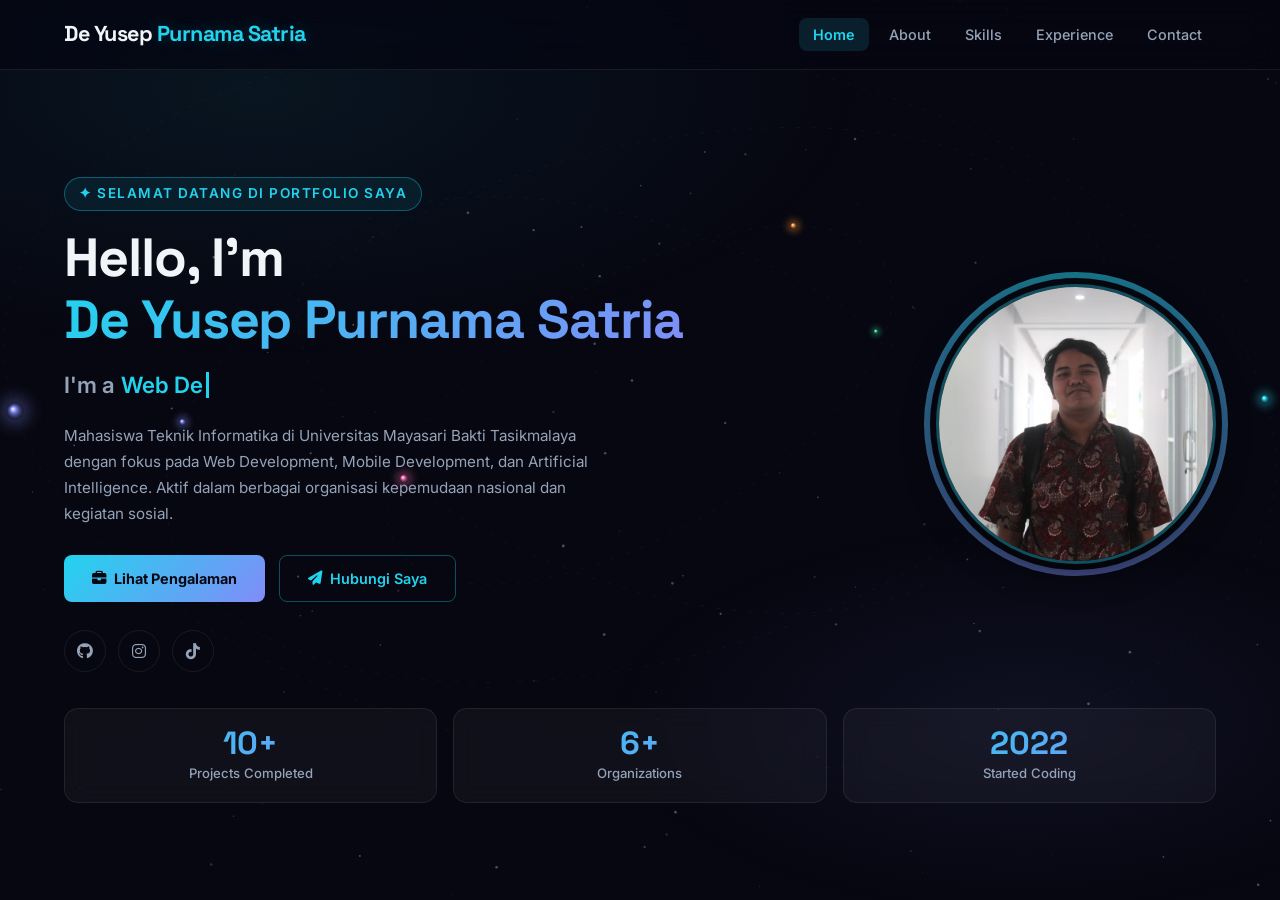
<file: index.html>
<!DOCTYPE html>
<html lang="id">

<head>
  <meta charset="UTF-8">
  <meta name="viewport" content="width=device-width, initial-scale=1.0">
  <meta name="description"
    content="Portfolio De Yusep Purnama Satria — Mahasiswa Informatika, Web & Mobile Developer, Tech Enthusiast, & Community Leader di Tasikmalaya.">
  <title>De Yusep Purnama Satria | Portfolio</title>

  <meta name="theme-color" content="#070711">
  <link rel="icon" type="image/svg+xml" href="img/favicon.svg">
  <!-- Open Graph / Link Preview (WhatsApp, Telegram, Facebook, dll) -->
  <meta property="og:title" content="De Yusep Purnama Satria | Portfolio">
  <meta property="og:description" content="Portfolio De Yusep Purnama Satria — Mahasiswa Informatika, Web & Mobile Developer, Tech Enthusiast, & Community Leader.">
  <meta property="og:image" content="https://yusep-portfolio.vercel.app/img/untuklink.png">
  <meta property="og:image:width" content="1200">
  <meta property="og:image:height" content="630">
  <meta property="og:url" content="https://yusep-portfolio.vercel.app">
  <meta property="og:type" content="website">
  <meta property="og:locale" content="id_ID">
  <!-- Twitter Card -->
  <meta name="twitter:card" content="summary_large_image">
  <meta name="twitter:title" content="De Yusep Purnama Satria | Portfolio">
  <meta name="twitter:description" content="Portfolio De Yusep Purnama Satria — Mahasiswa Informatika, Web & Mobile Developer, Tech Enthusiast, & Community Leader.">
  <meta name="twitter:image" content="https://yusep-portfolio.vercel.app/img/untuklink.png">

  <!-- Google tag (gtag.js) -->
  <script async src="https://www.googletagmanager.com/gtag/js?id=G-Z0GK215S7P"></script>
  <script>
    window.dataLayer = window.dataLayer || [];
    function gtag(){dataLayer.push(arguments);}
    gtag('js', new Date());

    gtag('config', 'G-Z0GK215S7P');
  </script>

  <link rel="preconnect" href="https://fonts.googleapis.com">
  <link rel="preconnect" href="https://fonts.gstatic.com" crossorigin>
  <link rel="stylesheet"
    href="https://fonts.googleapis.com/css2?family=Inter:wght@300;400;500;600;700;800;900&family=Space+Grotesk:wght@400;500;600;700&display=swap">
  <link rel="stylesheet" href="https://cdnjs.cloudflare.com/ajax/libs/font-awesome/6.5.1/css/all.min.css">
  <link rel="stylesheet" href="css/style.css">

  <style>
    /* ── HERO ── */
    .hero {
      min-height: calc(100vh - var(--nav-height));
      display: flex;
      flex-direction: column;
      justify-content: center;
      padding: 40px 24px 30px;
      max-width: 1200px;
      margin: 0 auto;
      width: 100%;
    }

    .hero-inner {
      width: 100%;
      display: grid;
      grid-template-columns: 1fr auto;
      gap: 50px;
      align-items: center;
    }

    /* Text side */
    .hero-text .greeting {
      display: inline-flex;
      align-items: center;
      gap: 8px;
      font-size: 0.85rem;
      font-weight: 600;
      letter-spacing: 1.5px;
      text-transform: uppercase;
      color: var(--accent);
      background: rgba(34, 211, 238, 0.08);
      border: 1px solid var(--border-accent);
      padding: 5px 14px;
      border-radius: 100px;
      margin-bottom: 16px;
      opacity: 0;
      animation: fadeUp 0.6s ease 0.1s forwards;
    }

    .hero-text h1 {
      font-family: 'Space Grotesk', sans-serif;
      font-size: clamp(2rem, 4.2vw, 3.4rem);
      font-weight: 800;
      letter-spacing: -0.02em;
      line-height: 1.15;
      margin-bottom: 14px;
      opacity: 0;
      animation: fadeUp 0.6s ease 0.2s forwards;
    }

    .hero-text h1 .name-highlight {
      background: linear-gradient(135deg, var(--accent) 0%, var(--accent-2) 100%);
      -webkit-background-clip: text;
      -webkit-text-fill-color: transparent;
      background-clip: text;
    }

    .hero-text .typewriter-wrap {
      font-size: clamp(1.05rem, 2.2vw, 1.4rem);
      font-weight: 600;
      color: var(--text-muted);
      margin-bottom: 18px;
      min-height: 1.8em;
      display: flex;
      align-items: center;
      white-space: nowrap;
      opacity: 0;
      animation: fadeUp 0.6s ease 0.3s forwards;
    }

    .typewriter-text {
      color: var(--accent);
      margin-left: 6px;
    }

    .cursor-blink {
      display: inline-block;
      width: 2.5px;
      height: 1.15em;
      background: var(--accent);
      vertical-align: middle;
      margin-left: 3px;
      animation: blink 0.85s step-end infinite;
    }

    @keyframes blink {
      50% {
        opacity: 0;
      }
    }

    .hero-text .bio {
      font-size: 0.95rem;
      color: var(--text-muted);
      line-height: 1.7;
      max-width: 540px;
      margin-bottom: 28px;
      opacity: 0;
      animation: fadeUp 0.6s ease 0.4s forwards;
    }

    .hero-actions {
      display: flex;
      align-items: center;
      flex-wrap: wrap;
      gap: 14px;
      margin-bottom: 28px;
      opacity: 0;
      animation: fadeUp 0.6s ease 0.5s forwards;
    }

    .hero-socials {
      display: flex;
      gap: 12px;
      opacity: 0;
      animation: fadeUp 0.6s ease 0.6s forwards;
    }

    .hero-socials a {
      width: 42px;
      height: 42px;
      border-radius: 50%;
      border: 1.5px solid var(--border);
      display: flex;
      align-items: center;
      justify-content: center;
      color: var(--text-muted);
      font-size: 1rem;
      text-decoration: none;
      transition: color var(--transition), border-color var(--transition), background var(--transition), transform var(--transition);
    }

    .hero-socials a:hover {
      color: var(--accent);
      border-color: var(--border-accent);
      background: rgba(34, 211, 238, 0.08);
      transform: translateY(-3px);
    }

    /* Image side */
    .hero-image-wrap {
      width: 280px;
      height: 280px;
      position: relative;
      flex-shrink: 0;
      opacity: 0;
      animation: fadeUp 0.7s ease 0.3s forwards;
    }

    .hero-image-wrap::before {
      content: '';
      position: absolute;
      inset: -12px;
      border-radius: 50%;
      background: conic-gradient(var(--accent), var(--accent-2), var(--accent));
      animation: spin 8s linear infinite;
      opacity: 0.55;
    }

    .hero-image-wrap::after {
      content: '';
      position: absolute;
      inset: -6px;
      border-radius: 50%;
      background: var(--bg-primary);
    }

    .hero-avatar {
      position: relative;
      z-index: 1;
      width: 100%;
      height: 100%;
      border-radius: 50%;
      object-fit: cover;
      border: 3px solid rgba(34, 211, 238, 0.35);
      box-shadow: 0 10px 30px rgba(0, 0, 0, 0.5);
    }

    /* Stats row */
    .hero-stats {
      display: grid;
      grid-template-columns: repeat(3, 1fr);
      gap: 16px;
      margin-top: 36px;
      width: 100%;
    }

    .stat-card {
      padding: 18px 20px;
      text-align: center;
      border-radius: var(--radius-md);
    }

    .stat-card .stat-num {
      font-family: 'Space Grotesk', sans-serif;
      font-size: 2rem;
      font-weight: 800;
      background: linear-gradient(135deg, var(--accent), var(--accent-2));
      -webkit-background-clip: text;
      -webkit-text-fill-color: transparent;
      background-clip: text;
      line-height: 1;
      margin-bottom: 4px;
    }

    .stat-card .stat-label {
      font-size: 0.82rem;
      color: var(--text-muted);
      font-weight: 500;
    }

    /* ── Responsive Tablet & Mobile ── */
    @media (max-width: 900px) {
      .hero {
        padding: 30px 20px 30px;
        min-height: auto;
      }

      .hero-inner {
        grid-template-columns: 1fr;
        text-align: center;
        gap: 28px;
      }

      .hero-image-wrap {
        order: -1;
        width: 200px;
        height: 200px;
        margin: 0 auto 8px;
      }

      .hero-text .greeting {
        margin-left: auto;
        margin-right: auto;
      }

      .hero-text .typewriter-wrap {
        justify-content: center;
      }

      .hero-text .bio {
        margin: 0 auto 24px;
      }

      .hero-actions,
      .hero-socials {
        justify-content: center;
      }
    }

    @media (max-width: 640px) {
      .hero {
        padding: 24px 16px 36px;
      }

      .hero-image-wrap {
        width: 160px;
        height: 160px;
      }

      .hero-text h1 {
        font-size: clamp(1.75rem, 7.5vw, 2.2rem);
        letter-spacing: -0.5px;
      }

      .hero-text .bio {
        font-size: 0.88rem;
        line-height: 1.6;
      }

      .hero-actions {
        flex-direction: column;
        width: 100%;
        gap: 10px;
      }

      .hero-actions a {
        width: 100%;
        justify-content: center;
        text-align: center;
        padding: 12px 20px;
      }

      .hero-stats {
        grid-template-columns: repeat(3, 1fr);
        gap: 8px;
        margin-top: 28px;
      }

      .stat-card {
        padding: 12px 6px;
        border-radius: var(--radius-sm);
      }

      .stat-card .stat-num {
        font-size: 1.45rem;
      }

      .stat-card .stat-label {
        font-size: 0.68rem;
        line-height: 1.2;
      }
    }

    @media (max-width: 360px) {
      .hero-image-wrap {
        width: 140px;
        height: 140px;
      }

      .stat-card .stat-num {
        font-size: 1.25rem;
      }
    }
  </style>
</head>

<body>

  <!-- ════ NAVBAR ════ -->
  <nav id="navbar">
    <div class="nav-container">
      <div class="logo">De Yusep <span>Purnama Satria</span></div>

      <ul class="nav-links">
        <li><a href="index.html" class="active">Home</a></li>
        <li><a href="about.html">About</a></li>
        <li><a href="skill.html">Skills</a></li>
        <li><a href="experience.html">Experience</a></li>
        <li><a href="contact.html">Contact</a></li>
      </ul>

      <div class="hamburger" id="hamburger" aria-label="Menu" role="button" tabindex="0">
        <span></span><span></span><span></span>
      </div>
    </div>
  </nav>

  <!-- Mobile Menu -->
  <div class="mobile-menu" id="mobile-menu">
    <a href="index.html" class="active">Home</a>
    <a href="about.html">About</a>
    <a href="skill.html">Skills</a>
    <a href="experience.html">Experience</a>
    <a href="contact.html">Contact</a>
  </div>

  <!-- ════ HERO ════ -->
  <section class="hero">
    <div class="hero-inner">
      <!-- Text -->
      <div class="hero-text">
        <p class="greeting">✦ Selamat Datang di Portfolio Saya</p>
        <h1>Hello, I'm <br><span class="name-highlight">De Yusep Purnama Satria</span></h1>

        <div class="typewriter-wrap">
          I'm a <span class="typewriter-text" id="typewriter"></span><span class="cursor-blink"></span>
        </div>

        <p class="bio">
          Mahasiswa Teknik Informatika di Universitas Mayasari Bakti Tasikmalaya dengan fokus pada
          Web Development, Mobile Development, dan Artificial Intelligence. Aktif dalam berbagai
          organisasi kepemudaan nasional dan kegiatan sosial.
        </p>

        <div class="hero-actions">
          <a href="experience.html" class="btn-primary">
            <i class="fas fa-briefcase"></i> Lihat Pengalaman
          </a>
          <a href="contact.html" class="btn-outline">
            <i class="fas fa-paper-plane"></i> Hubungi Saya
          </a>
        </div>

        <div class="hero-socials">
          <a href="https://github.com/Yusepx007" target="_blank" rel="noopener noreferrer" aria-label="GitHub">
            <i class="fa-brands fa-github"></i>
          </a>
          <a href="https://instagram.com/yusepx007" target="_blank" rel="noopener noreferrer" aria-label="Instagram">
            <i class="fa-brands fa-instagram"></i>
          </a>
          <a href="https://tiktok.com/@thebebigingbing" target="_blank" rel="noopener noreferrer" aria-label="TikTok">
            <i class="fa-brands fa-tiktok"></i>
          </a>
        </div>
      </div>

      <!-- Image -->
      <div class="hero-image-wrap">
        <img class="hero-avatar" src="img/profile.jpeg" alt="De Yusep Purnama Satria" width="280" height="280"
          loading="eager">
      </div>
    </div>

    <!-- ════ QUICK STATS ════ -->
    <div class="hero-stats">
      <div class="glass-card stat-card reveal">
        <div class="stat-num">10+</div>
        <div class="stat-label">Projects Completed</div>
      </div>
      <div class="glass-card stat-card reveal delay-2">
        <div class="stat-num">6+</div>
        <div class="stat-label">Organizations</div>
      </div>
      <div class="glass-card stat-card reveal delay-3">
        <div class="stat-num">2022</div>
        <div class="stat-label">Started Coding</div>
      </div>
    </div>
  </section>

  <script src="js/main.js"></script>
  <script>
    // Typewriter
    const words = ['Web Developer', 'Mobile Developer', 'Tech Enthusiast', 'Community Leader', 'AI Explorer'];
    let wi = 0, ci = 0, deleting = false;
    const el = document.getElementById('typewriter');

    function type() {
      const current = words[wi];
      el.textContent = deleting ? current.slice(0, ci--) : current.slice(0, ci++);

      if (!deleting && ci > current.length) {
        setTimeout(() => { deleting = true; type(); }, 1600);
        return;
      }
      if (deleting && ci < 0) {
        deleting = false;
        wi = (wi + 1) % words.length;
        ci = 0;
        setTimeout(type, 400);
        return;
      }
      setTimeout(type, deleting ? 55 : 95);
    }
    setTimeout(type, 900);
  </script>

</body>

</html>
</file>
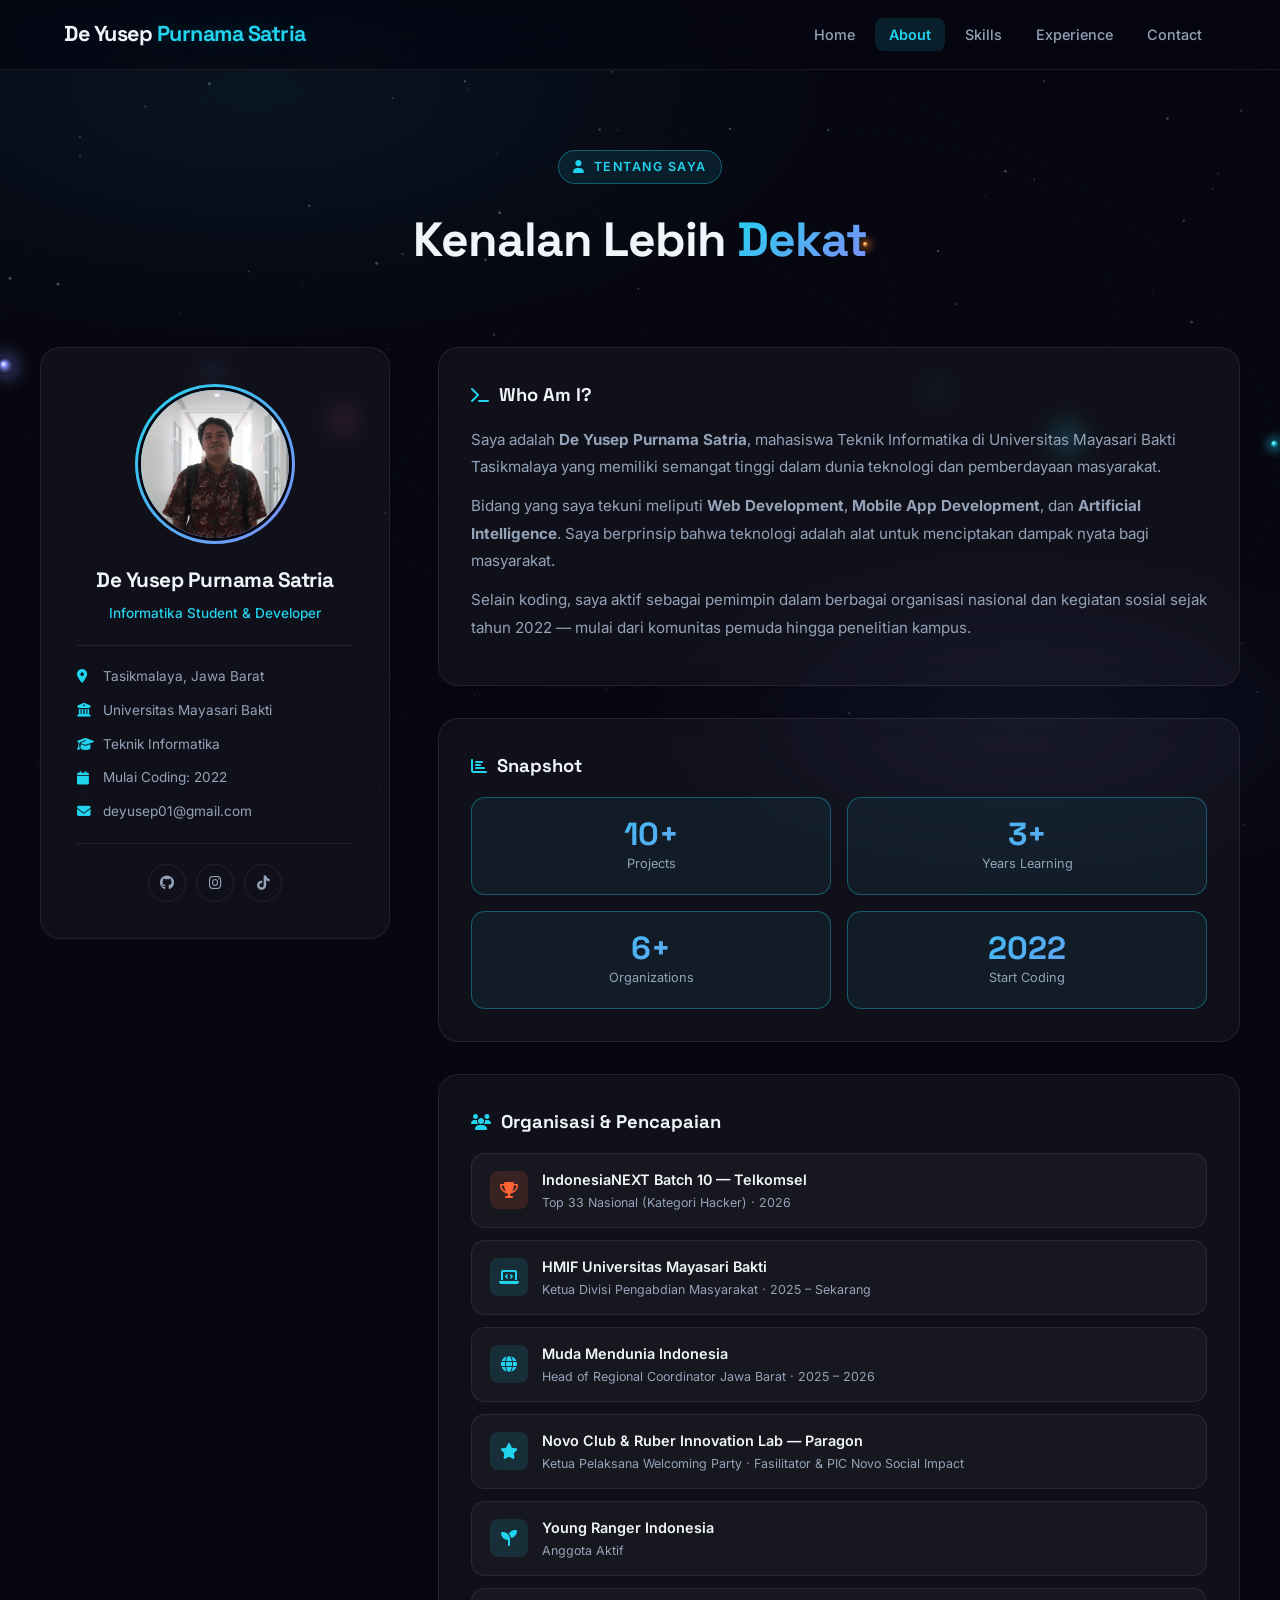
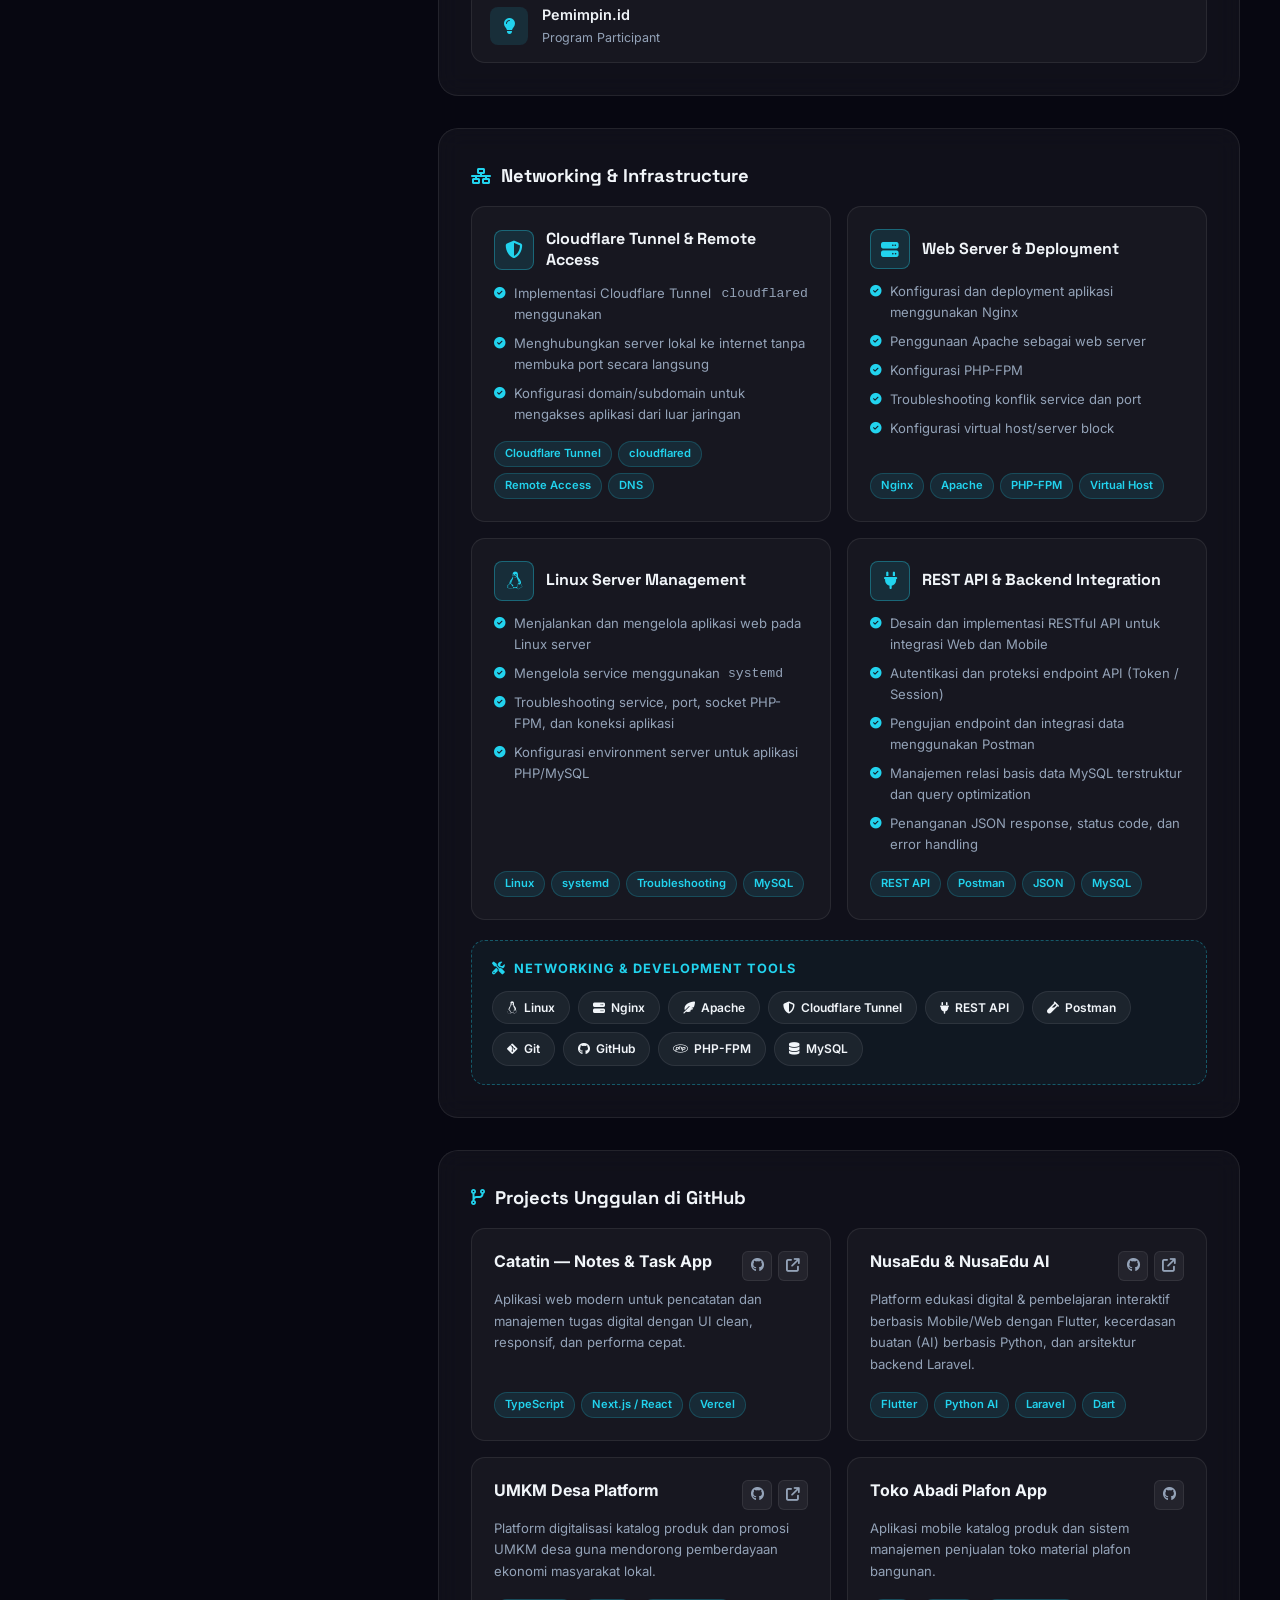
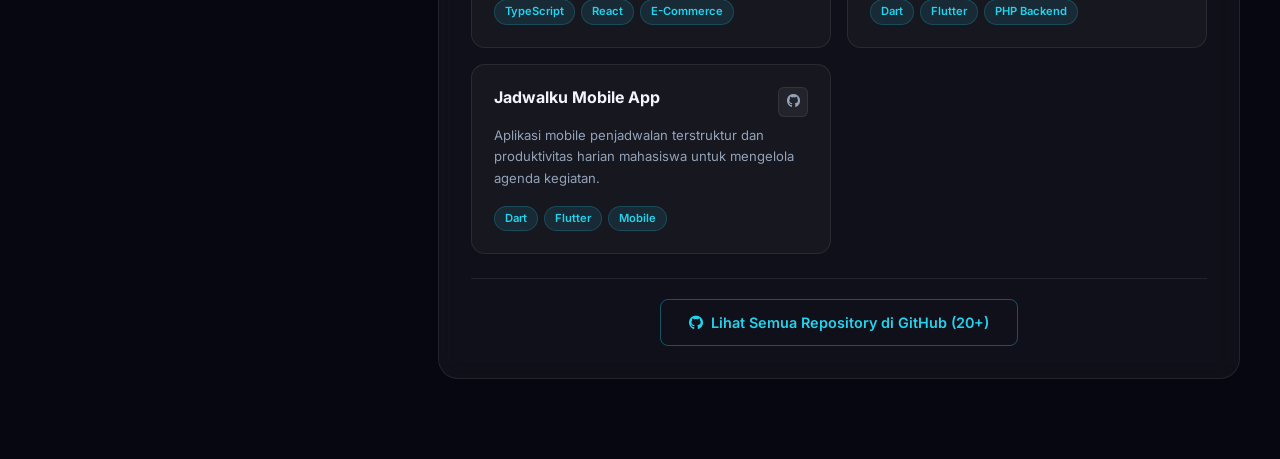
<file: about.html>
<!DOCTYPE html>
<html lang="id">

<head>
  <meta charset="UTF-8">
  <meta name="viewport" content="width=device-width, initial-scale=1.0">
  <meta name="description"
    content="About De Yusep Purnama Satria — Mahasiswa Informatika, developer, dan community leader.">
  <title>About | De Yusep Purnama Satria</title>

  <meta name="theme-color" content="#070711">
  <link rel="icon" type="image/svg+xml" href="img/favicon.svg">
  <meta property="og:title" content="About | De Yusep Purnama Satria">
  <meta property="og:description" content="About De Yusep Purnama Satria — Mahasiswa Informatika, developer, dan community leader.">
  <meta property="og:image" content="img/profile.jpeg">
  <meta property="og:type" content="website">

  <!-- Google tag (gtag.js) -->
  <script async src="https://www.googletagmanager.com/gtag/js?id=G-Z0GK215S7P"></script>
  <script>
    window.dataLayer = window.dataLayer || [];
    function gtag(){dataLayer.push(arguments);}
    gtag('js', new Date());

    gtag('config', 'G-Z0GK215S7P');
  </script>

  <link rel="preconnect" href="https://fonts.googleapis.com">
  <link rel="preconnect" href="https://fonts.gstatic.com" crossorigin>
  <link rel="stylesheet"
    href="https://fonts.googleapis.com/css2?family=Inter:wght@300;400;500;600;700;800;900&family=Space+Grotesk:wght@400;500;600;700&display=swap">
  <link rel="stylesheet" href="https://cdnjs.cloudflare.com/ajax/libs/font-awesome/6.5.1/css/all.min.css">
  <link rel="stylesheet" href="css/style.css">

  <style>
    .about-page {
      min-height: calc(100vh - var(--nav-height));
      padding: 80px 24px;
    }

    /* ── Hero intro ── */
    .about-hero {
      max-width: 1200px;
      margin: 0 auto 80px;
      text-align: center;
    }

    /* ── Grid ── */
    .about-grid {
      max-width: 1200px;
      margin: 0 auto;
      display: grid;
      grid-template-columns: 350px 1fr;
      gap: 48px;
      align-items: start;
    }

    /* ── Profile card ── */
    .profile-card {
      padding: 36px;
      text-align: center;
      position: sticky;
      top: calc(var(--nav-height) + 24px);
    }

    .profile-img-wrap {
      width: 160px;
      height: 160px;
      margin: 0 auto 20px;
      border-radius: 50%;
      padding: 3px;
      background: linear-gradient(135deg, var(--accent), var(--accent-2));
    }

    .profile-img-wrap img {
      width: 100%;
      height: 100%;
      border-radius: 50%;
      object-fit: cover;
      border: 3px solid var(--bg-primary);
    }

    .profile-name {
      font-family: 'Space Grotesk', sans-serif;
      font-size: 1.3rem;
      font-weight: 700;
      letter-spacing: -0.5px;
      margin-bottom: 6px;
    }

    .profile-role {
      font-size: 0.85rem;
      color: var(--accent);
      font-weight: 500;
      margin-bottom: 20px;
    }

    .profile-meta {
      list-style: none;
      text-align: left;
      border-top: 1px solid var(--border);
      padding-top: 20px;
      display: flex;
      flex-direction: column;
      gap: 12px;
    }

    .profile-meta li {
      display: flex;
      align-items: center;
      gap: 10px;
      font-size: 0.85rem;
      color: var(--text-muted);
    }

    .profile-meta li i {
      width: 16px;
      color: var(--accent);
    }

    .social-row {
      display: flex;
      justify-content: center;
      gap: 10px;
      margin-top: 20px;
      padding-top: 20px;
      border-top: 1px solid var(--border);
    }

    .social-row a {
      width: 38px;
      height: 38px;
      border-radius: 50%;
      border: 1.5px solid var(--border);
      display: flex;
      align-items: center;
      justify-content: center;
      color: var(--text-muted);
      font-size: 0.9rem;
      text-decoration: none;
      transition: color var(--transition), border-color var(--transition), background var(--transition);
    }

    .social-row a:hover {
      color: var(--accent);
      border-color: var(--border-accent);
      background: rgba(34, 211, 238, 0.08);
    }

    /* ── Right side content ── */
    .about-content {
      display: flex;
      flex-direction: column;
      gap: 32px;
    }

    .content-block {
      padding: 32px;
    }

    .block-title {
      font-family: 'Space Grotesk', sans-serif;
      font-size: 1.15rem;
      font-weight: 700;
      color: var(--text-primary);
      margin-bottom: 16px;
      display: flex;
      align-items: center;
      gap: 10px;
    }

    .block-title i {
      color: var(--accent);
      font-size: 1rem;
    }

    .about-text p {
      color: var(--text-muted);
      font-size: 0.95rem;
      line-height: 1.8;
      margin-bottom: 12px;
    }

    /* Stats */
    .stats-grid {
      display: grid;
      grid-template-columns: repeat(2, 1fr);
      gap: 16px;
    }

    .stat-box {
      padding: 20px;
      border-radius: var(--radius-md);
      background: rgba(34, 211, 238, 0.06);
      border: 1px solid var(--border-accent);
      text-align: center;
      cursor: pointer;
      transition: background var(--transition), transform var(--transition);
    }

    .stat-box:hover {
      background: rgba(34, 211, 238, 0.12);
      transform: translateY(-3px);
    }

    .stat-box .num {
      font-family: 'Space Grotesk', sans-serif;
      font-size: 2rem;
      font-weight: 800;
      background: linear-gradient(135deg, var(--accent), var(--accent-2));
      -webkit-background-clip: text;
      -webkit-text-fill-color: transparent;
      background-clip: text;
      line-height: 1;
    }

    .stat-box .lbl {
      font-size: 0.8rem;
      color: var(--text-muted);
      margin-top: 4px;
    }

    /* Org list */
    .org-list {
      display: flex;
      flex-direction: column;
      gap: 12px;
    }

    .org-item {
      display: flex;
      align-items: center;
      gap: 14px;
      padding: 14px 18px;
      border-radius: var(--radius-md);
      background: rgba(255, 255, 255, 0.03);
      border: 1px solid var(--border);
      transition: border-color var(--transition), background var(--transition);
    }

    .org-item:hover {
      border-color: var(--border-accent);
      background: rgba(34, 211, 238, 0.05);
    }

    .org-icon {
      width: 38px;
      height: 38px;
      border-radius: var(--radius-sm);
      background: rgba(34, 211, 238, 0.12);
      display: flex;
      align-items: center;
      justify-content: center;
      color: var(--accent);
      font-size: 1rem;
      flex-shrink: 0;
    }

    .org-name {
      font-size: 0.9rem;
      font-weight: 600;
      color: var(--text-primary);
    }

    .org-role {
      font-size: 0.78rem;
      color: var(--text-muted);
      margin-top: 2px;
    }

    /* Project cards */
    .project-grid {
      display: grid;
      grid-template-columns: repeat(auto-fill, minmax(260px, 1fr));
      gap: 16px;
    }

    .project-card {
      padding: 22px;
      border-radius: var(--radius-md);
      background: rgba(255, 255, 255, 0.03);
      border: 1px solid var(--border);
      display: flex;
      flex-direction: column;
      justify-content: space-between;
      transition: border-color var(--transition), background var(--transition), transform var(--transition), box-shadow var(--transition);
    }

    .project-card:hover {
      border-color: var(--border-accent);
      background: rgba(34, 211, 238, 0.06);
      transform: translateY(-4px);
      box-shadow: 0 12px 30px rgba(0, 0, 0, 0.4), 0 0 20px rgba(34, 211, 238, 0.15);
    }

    .project-header {
      display: flex;
      justify-content: space-between;
      align-items: flex-start;
      gap: 10px;
      margin-bottom: 8px;
    }

    .project-card h4 {
      font-size: 1rem;
      font-weight: 700;
      color: var(--text-primary);
      line-height: 1.3;
    }

    .project-links {
      display: flex;
      gap: 6px;
      flex-shrink: 0;
    }

    .project-links a {
      width: 30px;
      height: 30px;
      border-radius: 6px;
      display: inline-flex;
      align-items: center;
      justify-content: center;
      color: var(--text-muted);
      background: rgba(255, 255, 255, 0.05);
      border: 1px solid var(--border);
      font-size: 0.85rem;
      text-decoration: none;
      transition: color var(--transition), border-color var(--transition), background var(--transition), transform var(--transition);
    }

    .project-links a:hover {
      color: var(--accent);
      border-color: var(--border-accent);
      background: rgba(34, 211, 238, 0.15);
      transform: translateY(-2px);
    }

    .project-card p {
      font-size: 0.82rem;
      color: var(--text-muted);
      line-height: 1.65;
      margin-bottom: 16px;
      flex-grow: 1;
    }

    .tag-list {
      display: flex;
      flex-wrap: wrap;
      gap: 6px;
    }

    .tag {
      font-size: 0.7rem;
      font-weight: 600;
      color: var(--accent);
      background: rgba(34, 211, 238, 0.1);
      border: 1px solid rgba(34, 211, 238, 0.2);
      padding: 3px 10px;
      border-radius: 100px;
    }

    .github-cta {
      margin-top: 24px;
      text-align: center;
      padding-top: 20px;
      border-top: 1px solid var(--border);
    }

    /* ── Networking & Infrastructure ── */
    .infra-grid {
      display: grid;
      grid-template-columns: repeat(2, 1fr);
      gap: 16px;
      margin-bottom: 20px;
    }

    .infra-card {
      padding: 22px;
      border-radius: var(--radius-md);
      background: rgba(255, 255, 255, 0.03);
      border: 1px solid var(--border);
      display: flex;
      flex-direction: column;
      justify-content: space-between;
      transition: border-color var(--transition), background var(--transition), transform var(--transition), box-shadow var(--transition);
    }

    .infra-card:hover {
      border-color: var(--border-accent);
      background: rgba(34, 211, 238, 0.06);
      transform: translateY(-4px);
      box-shadow: 0 12px 30px rgba(0, 0, 0, 0.4), 0 0 20px rgba(34, 211, 238, 0.15);
    }

    .infra-header {
      display: flex;
      align-items: center;
      gap: 12px;
      margin-bottom: 12px;
    }

    .infra-icon {
      width: 40px;
      height: 40px;
      border-radius: var(--radius-sm);
      background: rgba(34, 211, 238, 0.12);
      border: 1px solid var(--border-accent);
      display: flex;
      align-items: center;
      justify-content: center;
      color: var(--accent);
      font-size: 1.1rem;
      flex-shrink: 0;
    }

    .infra-title {
      font-family: 'Space Grotesk', sans-serif;
      font-size: 1rem;
      font-weight: 700;
      color: var(--text-primary);
      line-height: 1.3;
    }

    .infra-list {
      list-style: none;
      display: flex;
      flex-direction: column;
      gap: 8px;
      margin-bottom: 16px;
      flex-grow: 1;
    }

    .infra-list li {
      font-size: 0.82rem;
      color: var(--text-muted);
      line-height: 1.6;
      display: flex;
      align-items: flex-start;
      gap: 8px;
    }

    .infra-list li i {
      color: var(--accent);
      font-size: 0.72rem;
      margin-top: 5px;
      flex-shrink: 0;
    }

    .infra-tools-box {
      margin-top: 10px;
      padding: 18px 20px;
      border-radius: var(--radius-md);
      background: rgba(34, 211, 238, 0.04);
      border: 1px dashed var(--border-accent);
    }

    .infra-tools-title {
      font-size: 0.8rem;
      font-weight: 700;
      letter-spacing: 1px;
      text-transform: uppercase;
      color: var(--accent);
      margin-bottom: 12px;
      display: flex;
      align-items: center;
      gap: 8px;
    }

    .infra-badge-list {
      display: flex;
      flex-wrap: wrap;
      gap: 8px;
    }

    .infra-badge {
      font-size: 0.75rem;
      font-weight: 600;
      color: var(--text-primary);
      background: rgba(255, 255, 255, 0.05);
      border: 1px solid var(--border);
      padding: 6px 14px;
      border-radius: 100px;
      display: inline-flex;
      align-items: center;
      gap: 6px;
      transition: border-color var(--transition), background var(--transition), color var(--transition), transform var(--transition);
    }

    .infra-badge:hover {
      border-color: var(--border-accent);
      background: rgba(34, 211, 238, 0.12);
      color: var(--accent);
      transform: translateY(-2px);
    }

    /* Responsive */
    @media (max-width: 900px) {
      .about-grid {
        grid-template-columns: 1fr;
      }

      .profile-card {
        position: static;
      }

      .infra-grid {
        grid-template-columns: 1fr;
      }
    }

    @media (max-width: 600px) {
      .about-page {
        padding: 50px 18px;
      }

      .stats-grid {
        grid-template-columns: 1fr 1fr;
      }
    }
  </style>
</head>

<body>

  <!-- ════ NAVBAR ════ -->
  <nav id="navbar">
    <div class="nav-container">
      <div class="logo">De Yusep <span>Purnama Satria</span></div>
      <ul class="nav-links">
        <li><a href="index.html">Home</a></li>
        <li><a href="about.html" class="active">About</a></li>
        <li><a href="skill.html">Skills</a></li>
        <li><a href="experience.html">Experience</a></li>
        <li><a href="contact.html">Contact</a></li>
      </ul>
      <div class="hamburger" id="hamburger" aria-label="Menu" role="button" tabindex="0"><span></span><span></span><span></span></div>
    </div>
  </nav>

  <div class="mobile-menu" id="mobile-menu">
    <a href="index.html">Home</a>
    <a href="about.html" class="active">About</a>
    <a href="skill.html">Skills</a>
    <a href="experience.html">Experience</a>
    <a href="contact.html">Contact</a>
  </div>

  <!-- ════ ABOUT PAGE ════ -->
  <div class="about-page">

    <!-- Hero intro -->
    <div class="about-hero reveal">
      <span class="section-badge"><i class="fas fa-user"></i> Tentang Saya</span>
      <h1 class="section-title" style="margin-top:12px;">Kenalan Lebih <span>Dekat</span></h1>
    </div>

    <div class="about-grid">

      <!-- Profile card -->
      <div class="glass-card profile-card reveal">
        <div class="profile-img-wrap">
          <img src="img/profile.jpeg" alt="De Yusep Purnama Satria" loading="eager">
        </div>
        <div class="profile-name">De Yusep Purnama Satria</div>
        <div class="profile-role">Informatika Student &amp; Developer</div>

        <ul class="profile-meta">
          <li><i class="fas fa-map-marker-alt"></i> Tasikmalaya, Jawa Barat</li>
          <li><i class="fas fa-university"></i> Universitas Mayasari Bakti</li>
          <li><i class="fas fa-graduation-cap"></i> Teknik Informatika</li>
          <li><i class="fas fa-calendar"></i> Mulai Coding: 2022</li>
          <li><i class="fas fa-envelope"></i> deyusep01@gmail.com</li>
        </ul>

        <div class="social-row">
          <a href="https://github.com/Yusepx007" target="_blank" rel="noopener noreferrer" aria-label="GitHub"><i class="fa-brands fa-github"></i></a>
          <a href="https://instagram.com/yusepx007" target="_blank" rel="noopener noreferrer" aria-label="Instagram"><i class="fa-brands fa-instagram"></i></a>
          <a href="https://tiktok.com/@thebebigingbing" target="_blank" rel="noopener noreferrer" aria-label="TikTok"><i class="fa-brands fa-tiktok"></i></a>
        </div>
      </div>

      <!-- Content -->
      <div class="about-content">

        <!-- Bio -->
        <div class="glass-card content-block reveal">
          <div class="block-title"><i class="fas fa-terminal"></i> Who Am I?</div>
          <div class="about-text">
            <p>
              Saya adalah <strong>De Yusep Purnama Satria</strong>, mahasiswa Teknik Informatika
              di Universitas Mayasari Bakti Tasikmalaya yang memiliki semangat tinggi dalam dunia
              teknologi dan pemberdayaan masyarakat.
            </p>
            <p>
              Bidang yang saya tekuni meliputi <strong>Web Development</strong>, <strong>Mobile App Development</strong>,
              dan <strong>Artificial Intelligence</strong>. Saya berprinsip bahwa teknologi adalah alat
              untuk menciptakan dampak nyata bagi masyarakat.
            </p>
            <p>
              Selain koding, saya aktif sebagai pemimpin dalam berbagai organisasi nasional dan
              kegiatan sosial sejak tahun 2022 — mulai dari komunitas pemuda hingga penelitian kampus.
            </p>
          </div>
        </div>

        <!-- Stats -->
        <div class="glass-card content-block reveal">
          <div class="block-title"><i class="fas fa-chart-bar"></i> Snapshot</div>
          <div class="stats-grid">
            <div class="stat-box">
              <div class="num">10+</div>
              <div class="lbl">Projects</div>
            </div>
            <div class="stat-box">
              <div class="num">3+</div>
              <div class="lbl">Years Learning</div>
            </div>
            <div class="stat-box">
              <div class="num">6+</div>
              <div class="lbl">Organizations</div>
            </div>
            <div class="stat-box">
              <div class="num">2022</div>
              <div class="lbl">Start Coding</div>
            </div>
          </div>
        </div>

        <!-- Organizations -->
        <div class="glass-card content-block reveal">
          <div class="block-title"><i class="fas fa-users"></i> Organisasi & Pencapaian</div>
          <div class="org-list">
            <div class="org-item">
              <div class="org-icon" style="background: rgba(255,100,50,0.15); color: #ff6432;">
                <i class="fas fa-trophy"></i>
              </div>
              <div>
                <div class="org-name">IndonesiaNEXT Batch 10 — Telkomsel</div>
                <div class="org-role">Top 33 Nasional (Kategori Hacker) · 2026</div>
              </div>
            </div>
            <div class="org-item">
              <div class="org-icon"><i class="fas fa-laptop-code"></i></div>
              <div>
                <div class="org-name">HMIF Universitas Mayasari Bakti</div>
                <div class="org-role">Ketua Divisi Pengabdian Masyarakat · 2025 – Sekarang</div>
              </div>
            </div>
            <div class="org-item">
              <div class="org-icon"><i class="fas fa-globe"></i></div>
              <div>
                <div class="org-name">Muda Mendunia Indonesia</div>
                <div class="org-role">Head of Regional Coordinator Jawa Barat · 2025 – 2026</div>
              </div>
            </div>
            <div class="org-item">
              <div class="org-icon"><i class="fas fa-star"></i></div>
              <div>
                <div class="org-name">Novo Club &amp; Ruber Innovation Lab — Paragon</div>
                <div class="org-role">Ketua Pelaksana Welcoming Party · Fasilitator &amp; PIC Novo Social Impact</div>
              </div>
            </div>
            <div class="org-item">
              <div class="org-icon"><i class="fas fa-seedling"></i></div>
              <div>
                <div class="org-name">Young Ranger Indonesia</div>
                <div class="org-role">Anggota Aktif</div>
              </div>
            </div>
            <div class="org-item">
              <div class="org-icon"><i class="fas fa-lightbulb"></i></div>
              <div>
                <div class="org-name">Pemimpin.id</div>
                <div class="org-role">Program Participant</div>
              </div>
            </div>
          </div>
        </div>

        <!-- Networking & Infrastructure -->
        <div class="glass-card content-block reveal">
          <div class="block-title"><i class="fas fa-network-wired"></i> Networking &amp; Infrastructure</div>
          
          <div class="infra-grid">

            <!-- 1. Cloudflare Tunnel & Remote Access -->
            <div class="infra-card">
              <div>
                <div class="infra-header">
                  <div class="infra-icon"><i class="fas fa-shield-alt"></i></div>
                  <div class="infra-title">Cloudflare Tunnel &amp; Remote Access</div>
                </div>
                <ul class="infra-list">
                  <li><i class="fas fa-check-circle"></i> Implementasi Cloudflare Tunnel menggunakan <code>cloudflared</code></li>
                  <li><i class="fas fa-check-circle"></i> Menghubungkan server lokal ke internet tanpa membuka port secara langsung</li>
                  <li><i class="fas fa-check-circle"></i> Konfigurasi domain/subdomain untuk mengakses aplikasi dari luar jaringan</li>
                </ul>
              </div>
              <div class="tag-list">
                <span class="tag">Cloudflare Tunnel</span>
                <span class="tag">cloudflared</span>
                <span class="tag">Remote Access</span>
                <span class="tag">DNS</span>
              </div>
            </div>

            <!-- 2. Web Server & Deployment -->
            <div class="infra-card">
              <div>
                <div class="infra-header">
                  <div class="infra-icon"><i class="fas fa-server"></i></div>
                  <div class="infra-title">Web Server &amp; Deployment</div>
                </div>
                <ul class="infra-list">
                  <li><i class="fas fa-check-circle"></i> Konfigurasi dan deployment aplikasi menggunakan Nginx</li>
                  <li><i class="fas fa-check-circle"></i> Penggunaan Apache sebagai web server</li>
                  <li><i class="fas fa-check-circle"></i> Konfigurasi PHP-FPM</li>
                  <li><i class="fas fa-check-circle"></i> Troubleshooting konflik service dan port</li>
                  <li><i class="fas fa-check-circle"></i> Konfigurasi virtual host/server block</li>
                </ul>
              </div>
              <div class="tag-list">
                <span class="tag">Nginx</span>
                <span class="tag">Apache</span>
                <span class="tag">PHP-FPM</span>
                <span class="tag">Virtual Host</span>
              </div>
            </div>

            <!-- 3. Linux Server Management -->
            <div class="infra-card">
              <div>
                <div class="infra-header">
                  <div class="infra-icon"><i class="fab fa-linux"></i></div>
                  <div class="infra-title">Linux Server Management</div>
                </div>
                <ul class="infra-list">
                  <li><i class="fas fa-check-circle"></i> Menjalankan dan mengelola aplikasi web pada Linux server</li>
                  <li><i class="fas fa-check-circle"></i> Mengelola service menggunakan <code>systemd</code></li>
                  <li><i class="fas fa-check-circle"></i> Troubleshooting service, port, socket PHP-FPM, dan koneksi aplikasi</li>
                  <li><i class="fas fa-check-circle"></i> Konfigurasi environment server untuk aplikasi PHP/MySQL</li>
                </ul>
              </div>
              <div class="tag-list">
                <span class="tag">Linux</span>
                <span class="tag">systemd</span>
                <span class="tag">Troubleshooting</span>
                <span class="tag">MySQL</span>
              </div>
            </div>

            <!-- 4. REST API & Backend Integration -->
            <div class="infra-card">
              <div>
                <div class="infra-header">
                  <div class="infra-icon"><i class="fas fa-plug"></i></div>
                  <div class="infra-title">REST API &amp; Backend Integration</div>
                </div>
                <ul class="infra-list">
                  <li><i class="fas fa-check-circle"></i> Desain dan implementasi RESTful API untuk integrasi Web dan Mobile</li>
                  <li><i class="fas fa-check-circle"></i> Autentikasi dan proteksi endpoint API (Token / Session)</li>
                  <li><i class="fas fa-check-circle"></i> Pengujian endpoint dan integrasi data menggunakan Postman</li>
                  <li><i class="fas fa-check-circle"></i> Manajemen relasi basis data MySQL terstruktur dan query optimization</li>
                  <li><i class="fas fa-check-circle"></i> Penanganan JSON response, status code, dan error handling</li>
                </ul>
              </div>
              <div class="tag-list">
                <span class="tag">REST API</span>
                <span class="tag">Postman</span>
                <span class="tag">JSON</span>
                <span class="tag">MySQL</span>
              </div>
            </div>

          </div>

          <!-- 5. Networking Tools & Technologies -->
          <div class="infra-tools-box">
            <div class="infra-tools-title">
              <i class="fas fa-tools"></i> Networking &amp; Development Tools
            </div>
            <div class="infra-badge-list">
              <span class="infra-badge"><i class="fab fa-linux"></i> Linux</span>
              <span class="infra-badge"><i class="fas fa-server"></i> Nginx</span>
              <span class="infra-badge"><i class="fas fa-feather-alt"></i> Apache</span>
              <span class="infra-badge"><i class="fas fa-shield-alt"></i> Cloudflare Tunnel</span>
              <span class="infra-badge"><i class="fas fa-plug"></i> REST API</span>
              <span class="infra-badge"><i class="fas fa-vial"></i> Postman</span>
              <span class="infra-badge"><i class="fab fa-git-alt"></i> Git</span>
              <span class="infra-badge"><i class="fab fa-github"></i> GitHub</span>
              <span class="infra-badge"><i class="fab fa-php"></i> PHP-FPM</span>
              <span class="infra-badge"><i class="fas fa-database"></i> MySQL</span>
            </div>
          </div>
        </div>

        <!-- Projects -->
        <div class="glass-card content-block reveal">
          <div class="block-title"><i class="fas fa-code-branch"></i> Projects Unggulan di GitHub</div>
          <div class="project-grid">

            <!-- Catatin -->
            <div class="project-card">
              <div class="project-header">
                <h4>Catatin — Notes & Task App</h4>
                <div class="project-links">
                  <a href="https://github.com/Yusepx007/catatin" target="_blank" rel="noopener noreferrer" aria-label="GitHub Repo" title="GitHub Repo">
                    <i class="fa-brands fa-github"></i>
                  </a>
                  <a href="https://catatin-flax.vercel.app" target="_blank" rel="noopener noreferrer" aria-label="Live Demo" title="Live Demo">
                    <i class="fas fa-arrow-up-right-from-square"></i>
                  </a>
                </div>
              </div>
              <p>Aplikasi web modern untuk pencatatan dan manajemen tugas digital dengan UI clean, responsif, dan performa cepat.</p>
              <div class="tag-list">
                <span class="tag">TypeScript</span>
                <span class="tag">Next.js / React</span>
                <span class="tag">Vercel</span>
              </div>
            </div>

            <!-- NusaEdu -->
            <div class="project-card">
              <div class="project-header">
                <h4>NusaEdu &amp; NusaEdu AI</h4>
                <div class="project-links">
                  <a href="https://github.com/Yusepx007/NusaEdu_Tasik" target="_blank" rel="noopener noreferrer" aria-label="GitHub Repo" title="GitHub Repo">
                    <i class="fa-brands fa-github"></i>
                  </a>
                  <a href="https://nusaedu-tasik.vercel.app" target="_blank" rel="noopener noreferrer" aria-label="Live Demo" title="Live Demo">
                    <i class="fas fa-arrow-up-right-from-square"></i>
                  </a>
                </div>
              </div>
              <p>Platform edukasi digital &amp; pembelajaran interaktif berbasis Mobile/Web dengan Flutter, kecerdasan buatan (AI) berbasis Python, dan arsitektur backend Laravel.</p>
              <div class="tag-list">
                <span class="tag">Flutter</span>
                <span class="tag">Python AI</span>
                <span class="tag">Laravel</span>
                <span class="tag">Dart</span>
              </div>
            </div>


            <!-- UMKM Desa -->
            <div class="project-card">
              <div class="project-header">
                <h4>UMKM Desa Platform</h4>
                <div class="project-links">
                  <a href="https://github.com/Yusepx007/UMKM-Desa" target="_blank" rel="noopener noreferrer" aria-label="GitHub Repo" title="GitHub Repo">
                    <i class="fa-brands fa-github"></i>
                  </a>
                  <a href="https://umkm-desa-three.vercel.app" target="_blank" rel="noopener noreferrer" aria-label="Live Demo" title="Live Demo">
                    <i class="fas fa-arrow-up-right-from-square"></i>
                  </a>
                </div>
              </div>
              <p>Platform digitalisasi katalog produk dan promosi UMKM desa guna mendorong pemberdayaan ekonomi masyarakat lokal.</p>
              <div class="tag-list">
                <span class="tag">TypeScript</span>
                <span class="tag">React</span>
                <span class="tag">E-Commerce</span>
              </div>
            </div>

            <!-- Toko Abadi Plafon -->
            <div class="project-card">
              <div class="project-header">
                <h4>Toko Abadi Plafon App</h4>
                <div class="project-links">
                  <a href="https://github.com/Yusepx007/amis-tokoabadi-plafon" target="_blank" rel="noopener noreferrer" aria-label="GitHub Repo" title="GitHub Repo">
                    <i class="fa-brands fa-github"></i>
                  </a>
                </div>
              </div>
              <p>Aplikasi mobile katalog produk dan sistem manajemen penjualan toko material plafon bangunan.</p>
              <div class="tag-list">
                <span class="tag">Dart</span>
                <span class="tag">Flutter</span>
                <span class="tag">PHP Backend</span>
              </div>
            </div>

            <!-- Jadwalku -->
            <div class="project-card">
              <div class="project-header">
                <h4>Jadwalku Mobile App</h4>
                <div class="project-links">
                  <a href="https://github.com/Yusepx007/jadwalku" target="_blank" rel="noopener noreferrer" aria-label="GitHub Repo" title="GitHub Repo">
                    <i class="fa-brands fa-github"></i>
                  </a>
                </div>
              </div>
              <p>Aplikasi mobile penjadwalan terstruktur dan produktivitas harian mahasiswa untuk mengelola agenda kegiatan.</p>
              <div class="tag-list">
                <span class="tag">Dart</span>
                <span class="tag">Flutter</span>
                <span class="tag">Mobile</span>
              </div>
            </div>

          </div>

          <div class="github-cta">
            <a href="https://github.com/Yusepx007?tab=repositories" target="_blank" rel="noopener noreferrer" class="btn-outline">
              <i class="fa-brands fa-github"></i> Lihat Semua Repository di GitHub (20+)
            </a>
          </div>
        </div>

      </div>
    </div>
  </div>

  <script src="js/main.js"></script>
</body>

</html>
</file>
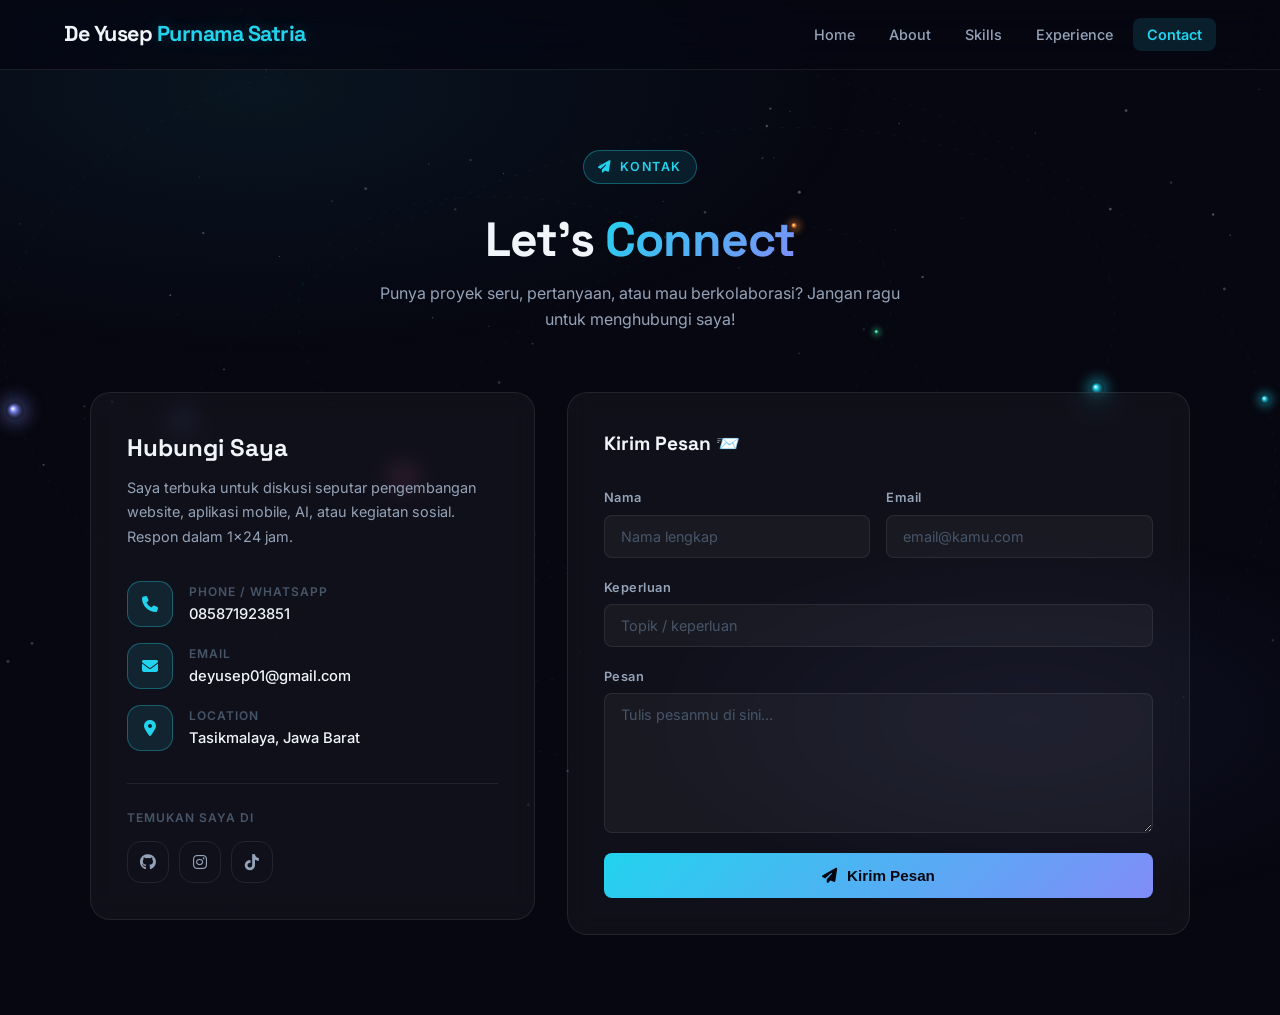
<file: contact.html>
<!DOCTYPE html>
<html lang="id">

<head>
  <meta charset="UTF-8">
  <meta name="viewport" content="width=device-width, initial-scale=1.0">
  <meta name="description"
    content="Hubungi De Yusep Purnama Satria untuk kolaborasi, konsultasi web, atau diskusi teknologi.">
  <title>Contact | De Yusep Purnama Satria</title>

  <meta name="theme-color" content="#070711">
  <link rel="icon" type="image/svg+xml" href="img/favicon.svg">
  <meta property="og:title" content="Contact | De Yusep Purnama Satria">
  <meta property="og:description" content="Hubungi De Yusep Purnama Satria untuk kolaborasi, konsultasi web, atau diskusi teknologi.">
  <meta property="og:image" content="img/profile.jpeg">
  <meta property="og:type" content="website">

  <!-- Google tag (gtag.js) -->
  <script async src="https://www.googletagmanager.com/gtag/js?id=G-Z0GK215S7P"></script>
  <script>
    window.dataLayer = window.dataLayer || [];
    function gtag(){dataLayer.push(arguments);}
    gtag('js', new Date());

    gtag('config', 'G-Z0GK215S7P');
  </script>

  <link rel="preconnect" href="https://fonts.googleapis.com">
  <link rel="preconnect" href="https://fonts.gstatic.com" crossorigin>
  <link rel="stylesheet"
    href="https://fonts.googleapis.com/css2?family=Inter:wght@300;400;500;600;700;800;900&family=Space+Grotesk:wght@400;500;600;700&display=swap">
  <link rel="stylesheet" href="https://cdnjs.cloudflare.com/ajax/libs/font-awesome/6.5.1/css/all.min.css">
  <link rel="stylesheet" href="css/style.css">

  <style>
    .contact-page {
      min-height: calc(100vh - var(--nav-height));
      padding: 80px 24px;
    }

    .contact-hero {
      max-width: 900px;
      margin: 0 auto 60px;
      text-align: center;
    }

    .contact-hero p {
      margin-top: 14px;
      color: var(--text-muted);
      font-size: 1rem;
      max-width: 540px;
      margin-left: auto;
      margin-right: auto;
    }

    /* ── Layout ── */
    .contact-layout {
      max-width: 1100px;
      margin: 0 auto;
      display: grid;
      grid-template-columns: 1fr 1.4fr;
      gap: 32px;
      align-items: start;
    }

    /* ── Info panel ── */
    .contact-info {
      padding: 36px;
    }

    .info-title {
      font-family: 'Space Grotesk', sans-serif;
      font-size: 1.5rem;
      font-weight: 700;
      margin-bottom: 8px;
    }

    .info-sub {
      font-size: 0.9rem;
      color: var(--text-muted);
      line-height: 1.7;
      margin-bottom: 32px;
    }

    /* Contact items */
    .contact-items {
      display: flex;
      flex-direction: column;
      gap: 16px;
      margin-bottom: 32px;
    }

    .contact-item {
      display: flex;
      align-items: center;
      gap: 16px;
    }

    .c-icon {
      width: 46px;
      height: 46px;
      border-radius: var(--radius-md);
      background: rgba(34, 211, 238, 0.1);
      border: 1px solid var(--border-accent);
      display: flex;
      align-items: center;
      justify-content: center;
      color: var(--accent);
      font-size: 1rem;
      flex-shrink: 0;
    }

    .c-detail .c-label {
      font-size: 0.75rem;
      font-weight: 600;
      letter-spacing: 1px;
      text-transform: uppercase;
      color: var(--text-dim);
      margin-bottom: 2px;
    }

    .c-detail .c-value {
      font-size: 0.92rem;
      color: var(--text-primary);
      font-weight: 500;
    }

    /* Social links */
    .social-section {
      border-top: 1px solid var(--border);
      padding-top: 24px;
    }

    .social-label {
      font-size: 0.75rem;
      font-weight: 600;
      letter-spacing: 1px;
      text-transform: uppercase;
      color: var(--text-dim);
      margin-bottom: 14px;
    }

    .social-row {
      display: flex;
      gap: 10px;
    }

    .social-row a {
      width: 42px;
      height: 42px;
      border-radius: var(--radius-md);
      border: 1.5px solid var(--border);
      display: flex;
      align-items: center;
      justify-content: center;
      color: var(--text-muted);
      font-size: 1rem;
      text-decoration: none;
      transition: color var(--transition), border-color var(--transition), background var(--transition), transform var(--transition);
    }

    .social-row a:hover {
      color: var(--accent);
      border-color: var(--border-accent);
      background: rgba(34, 211, 238, 0.08);
      transform: translateY(-3px);
    }

    /* ── Form panel ── */
    .contact-form {
      padding: 36px;
    }

    .form-title {
      font-family: 'Space Grotesk', sans-serif;
      font-size: 1.2rem;
      font-weight: 700;
      margin-bottom: 28px;
    }

    form {
      display: flex;
      flex-direction: column;
      gap: 20px;
    }

    .form-row {
      display: grid;
      grid-template-columns: 1fr 1fr;
      gap: 16px;
    }

    .field {
      display: flex;
      flex-direction: column;
      gap: 6px;
    }

    .field label {
      font-size: 0.8rem;
      font-weight: 600;
      color: var(--text-muted);
      letter-spacing: 0.5px;
    }

    .field input,
    .field textarea {
      background: rgba(255, 255, 255, 0.04);
      border: 1.5px solid var(--border);
      border-radius: var(--radius-sm);
      padding: 12px 16px;
      color: var(--text-primary);
      font-size: 0.9rem;
      font-family: 'Inter', sans-serif;
      transition: border-color var(--transition), background var(--transition), box-shadow var(--transition);
      outline: none;
      width: 100%;
    }

    .field input::placeholder,
    .field textarea::placeholder {
      color: var(--text-dim);
    }

    .field input:focus,
    .field textarea:focus {
      border-color: var(--accent);
      background: rgba(34, 211, 238, 0.04);
      box-shadow: 0 0 0 3px rgba(34, 211, 238, 0.1);
    }

    .field textarea {
      height: 140px;
      resize: vertical;
      min-height: 100px;
    }

    /* Submit button */
    .submit-btn {
      display: flex;
      align-items: center;
      justify-content: center;
      gap: 10px;
      padding: 14px;
      background: linear-gradient(135deg, var(--accent), var(--accent-2));
      color: #070711;
      font-size: 0.95rem;
      font-weight: 700;
      border: none;
      border-radius: var(--radius-sm);
      cursor: pointer;
      transition: opacity var(--transition), transform var(--transition), box-shadow var(--transition);
    }

    .submit-btn:hover {
      opacity: 0.9;
      transform: translateY(-2px);
      box-shadow: 0 10px 24px rgba(34, 211, 238, 0.35);
    }

    .submit-btn:active {
      transform: translateY(0);
    }

    /* Toast notification */
    .toast {
      position: fixed;
      bottom: 28px;
      right: 28px;
      background: var(--bg-secondary);
      border: 1px solid var(--border-accent);
      border-radius: var(--radius-md);
      padding: 16px 22px;
      display: flex;
      align-items: center;
      gap: 12px;
      box-shadow: 0 8px 30px rgba(0, 0, 0, 0.5);
      font-size: 0.9rem;
      font-weight: 500;
      color: var(--text-primary);
      z-index: 9999;
      opacity: 0;
      transform: translateY(20px);
      transition: opacity 0.4s ease, transform 0.4s ease;
      pointer-events: none;
    }

    .toast.show {
      opacity: 1;
      transform: translateY(0);
    }

    .toast i {
      color: var(--accent);
      font-size: 1.1rem;
    }

    /* Responsive */
    @media (max-width: 860px) {
      .contact-layout {
        grid-template-columns: 1fr;
      }
    }

    @media (max-width: 540px) {
      .contact-page {
        padding: 50px 18px;
      }

      .form-row {
        grid-template-columns: 1fr;
      }

      .contact-info,
      .contact-form {
        padding: 24px;
      }
    }
  </style>
</head>

<body>

  <!-- ════ NAVBAR ════ -->
  <nav id="navbar">
    <div class="nav-container">
      <div class="logo">De Yusep <span>Purnama Satria</span></div>
      <ul class="nav-links">
        <li><a href="index.html">Home</a></li>
        <li><a href="about.html">About</a></li>
        <li><a href="skill.html">Skills</a></li>
        <li><a href="experience.html">Experience</a></li>
        <li><a href="contact.html" class="active">Contact</a></li>
      </ul>
      <div class="hamburger" id="hamburger" aria-label="Menu" role="button" tabindex="0"><span></span><span></span><span></span></div>
    </div>
  </nav>

  <div class="mobile-menu" id="mobile-menu">
    <a href="index.html">Home</a>
    <a href="about.html">About</a>
    <a href="skill.html">Skills</a>
    <a href="experience.html">Experience</a>
    <a href="contact.html" class="active">Contact</a>
  </div>

  <!-- Toast -->
  <div class="toast" id="toast">
    <i class="fas fa-check-circle"></i> Pesan berhasil terkirim!
  </div>

  <!-- ════ CONTACT PAGE ════ -->
  <div class="contact-page">

    <div class="contact-hero reveal">
      <span class="section-badge"><i class="fas fa-paper-plane"></i> Kontak</span>
      <h1 class="section-title" style="margin-top:12px;">Let's <span>Connect</span></h1>
      <p>Punya proyek seru, pertanyaan, atau mau berkolaborasi? Jangan ragu untuk menghubungi saya!</p>
    </div>

    <div class="contact-layout">

      <!-- Info panel -->
      <div class="glass-card contact-info reveal">
        <div class="info-title">Hubungi Saya</div>
        <p class="info-sub">
          Saya terbuka untuk diskusi seputar pengembangan website, aplikasi mobile, AI,
          atau kegiatan sosial. Respon dalam 1×24 jam.
        </p>

        <div class="contact-items">
          <div class="contact-item">
            <div class="c-icon"><i class="fas fa-phone"></i></div>
            <div class="c-detail">
              <div class="c-label">Phone / WhatsApp</div>
              <div class="c-value">085871923851</div>
            </div>
          </div>

          <div class="contact-item">
            <div class="c-icon"><i class="fas fa-envelope"></i></div>
            <div class="c-detail">
              <div class="c-label">Email</div>
              <div class="c-value">deyusep01@gmail.com</div>
            </div>
          </div>

          <div class="contact-item">
            <div class="c-icon"><i class="fas fa-map-marker-alt"></i></div>
            <div class="c-detail">
              <div class="c-label">Location</div>
              <div class="c-value">Tasikmalaya, Jawa Barat</div>
            </div>
          </div>
        </div>

        <div class="social-section">
          <div class="social-label">Temukan Saya Di</div>
          <div class="social-row">
            <a href="https://github.com/Yusepx007" target="_blank" rel="noopener noreferrer" aria-label="GitHub">
              <i class="fa-brands fa-github"></i>
            </a>
            <a href="https://instagram.com/yusepx007" target="_blank" rel="noopener noreferrer" aria-label="Instagram">
              <i class="fa-brands fa-instagram"></i>
            </a>
            <a href="https://tiktok.com/@thebebigingbing" target="_blank" rel="noopener noreferrer" aria-label="TikTok">
              <i class="fa-brands fa-tiktok"></i>
            </a>
          </div>
        </div>
      </div>

      <!-- Form panel -->
      <div class="glass-card contact-form reveal delay-2">
        <div class="form-title">Kirim Pesan 📨</div>

        <form id="contact-form" action="https://formspree.io/f/mzdjbpjz" method="POST">
          <div class="form-row">
            <div class="field">
              <label for="name">Nama</label>
              <input type="text" id="name" name="name" placeholder="Nama lengkap" required>
            </div>
            <div class="field">
              <label for="email">Email</label>
              <input type="email" id="email" name="email" placeholder="email@kamu.com" required>
            </div>
          </div>

          <div class="field">
            <label for="subject">Keperluan</label>
            <input type="text" id="subject" name="subject" placeholder="Topik / keperluan" required>
          </div>

          <div class="field">
            <label for="message">Pesan</label>
            <textarea id="message" name="message" placeholder="Tulis pesanmu di sini..." required></textarea>
          </div>

          <button type="submit" class="submit-btn" id="submit-btn">
            <i class="fas fa-paper-plane"></i> Kirim Pesan
          </button>
        </form>
      </div>

    </div>
  </div>

  <script src="js/main.js"></script>
  <script>
    const form = document.getElementById('contact-form');
    const btn = document.getElementById('submit-btn');
    const toast = document.getElementById('toast');

    form.addEventListener('submit', async (e) => {
      e.preventDefault();
      btn.innerHTML = '<i class="fas fa-spinner fa-spin"></i> Mengirim...';
      btn.disabled = true;

      try {
        const res = await fetch(form.action, {
          method: 'POST',
          body: new FormData(form),
          headers: { 'Accept': 'application/json' }
        });

        if (res.ok) {
          form.reset();
          toast.classList.add('show');
          setTimeout(() => toast.classList.remove('show'), 4000);
          btn.innerHTML = '<i class="fas fa-check"></i> Terkirim!';
          setTimeout(() => {
            btn.innerHTML = '<i class="fas fa-paper-plane"></i> Kirim Pesan';
            btn.disabled = false;
          }, 3000);
        } else {
          throw new Error();
        }
      } catch {
        btn.innerHTML = '<i class="fas fa-exclamation-circle"></i> Gagal, coba lagi';
        btn.disabled = false;
        setTimeout(() => {
          btn.innerHTML = '<i class="fas fa-paper-plane"></i> Kirim Pesan';
        }, 3000);
      }
    });
  </script>

</body>

</html>
</file>
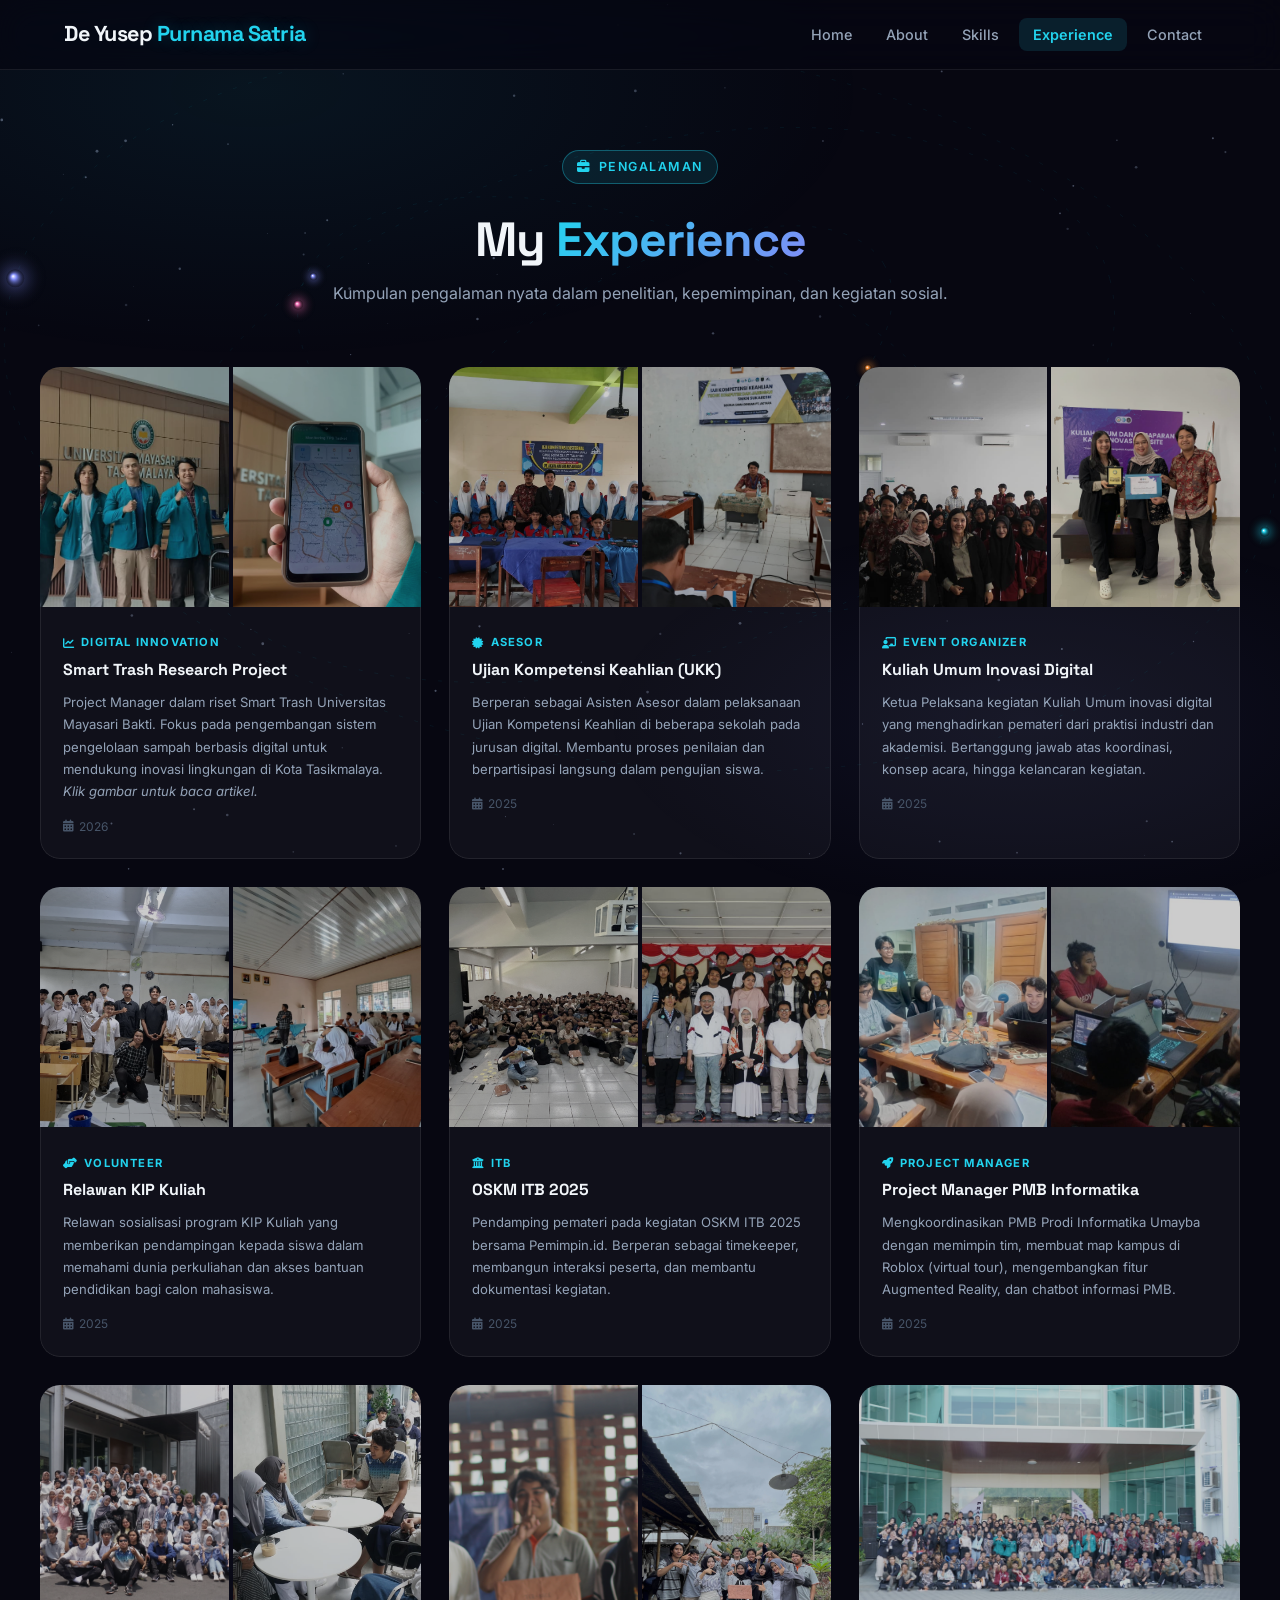
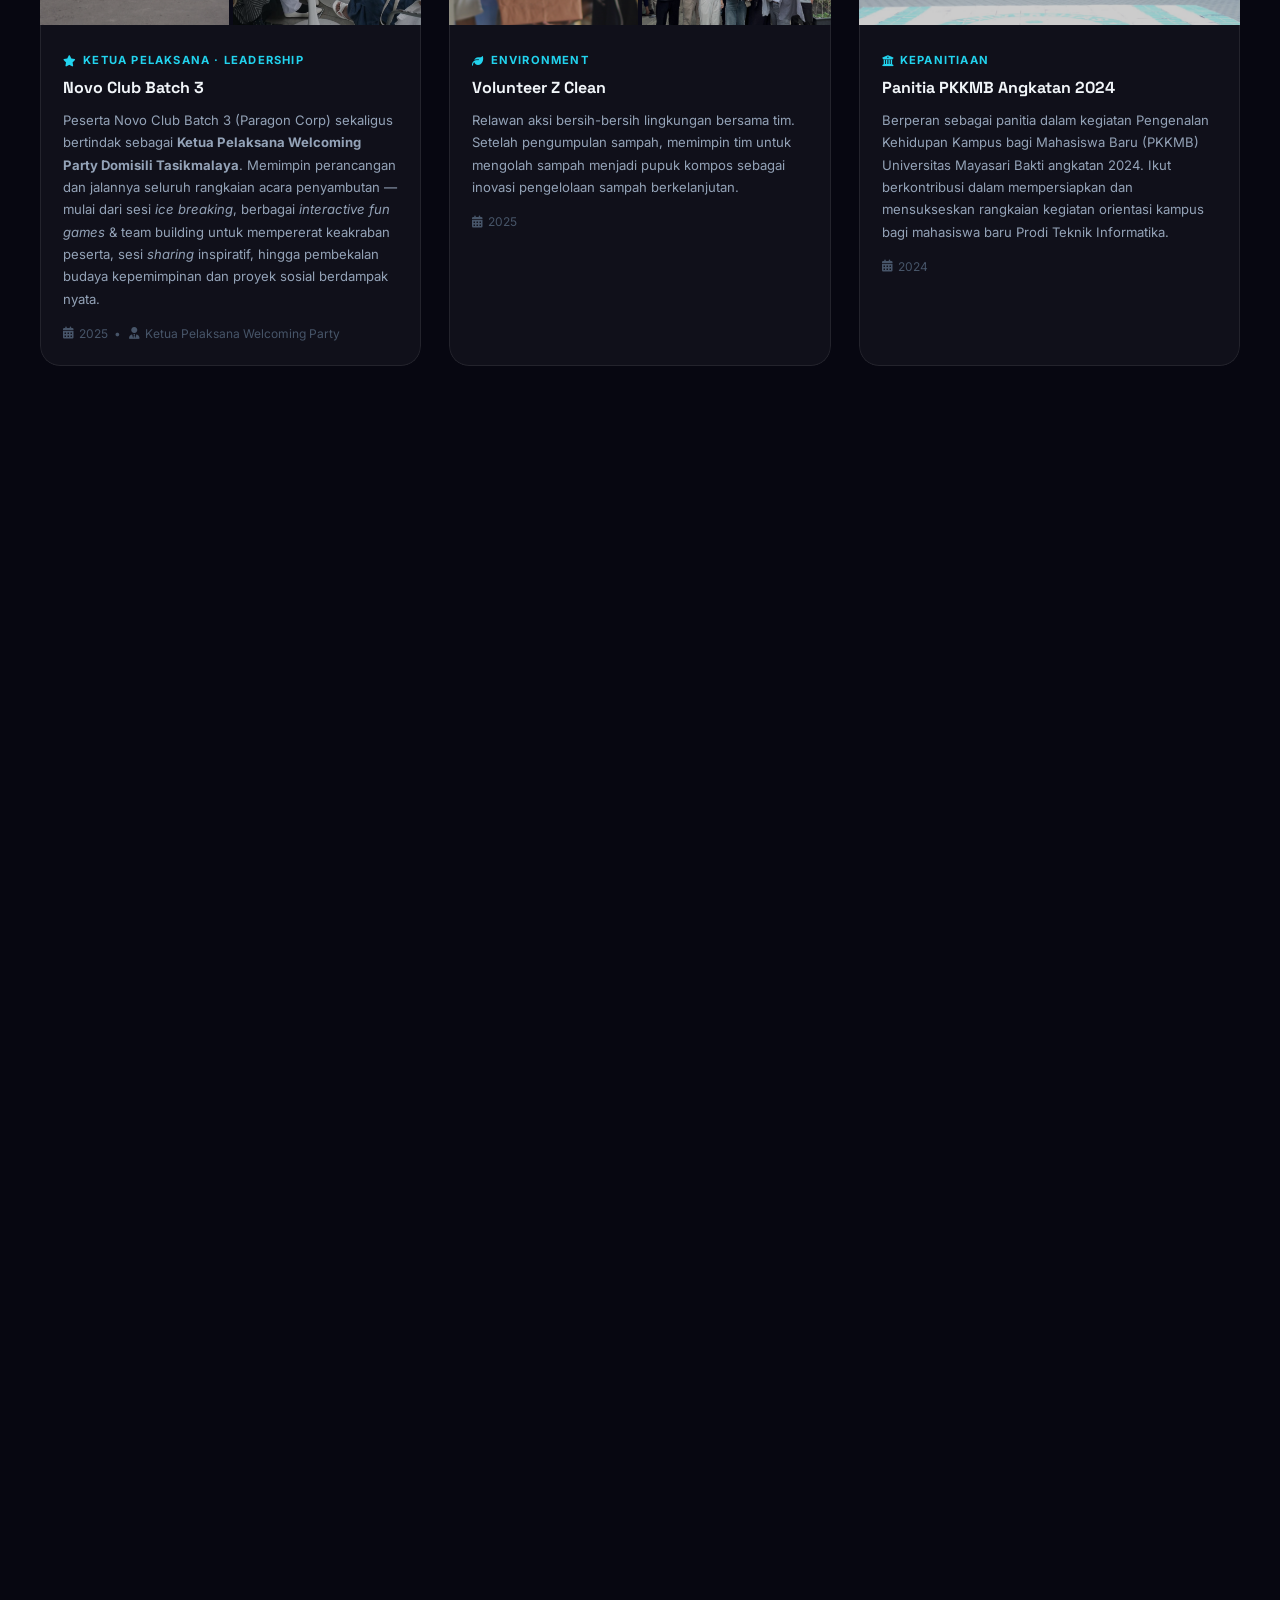
<file: experience.html>
<!DOCTYPE html>
<html lang="id">

<head>
  <meta charset="UTF-8">
  <meta name="viewport" content="width=device-width, initial-scale=1.0">
  <meta name="description" content="Experience De Yusep Purnama Satria — Proyek, kepemimpinan, dan kegiatan sosial.">
  <title>Experience | De Yusep Purnama Satria</title>

  <meta name="theme-color" content="#070711">
  <link rel="icon" type="image/svg+xml" href="img/favicon.svg">
  <meta property="og:title" content="Experience | De Yusep Purnama Satria">
  <meta property="og:description" content="Experience De Yusep Purnama Satria — Proyek, kepemimpinan, dan kegiatan sosial.">
  <meta property="og:image" content="img/profile.jpeg">
  <meta property="og:type" content="website">

  <!-- Google tag (gtag.js) -->
  <script async src="https://www.googletagmanager.com/gtag/js?id=G-Z0GK215S7P"></script>
  <script>
    window.dataLayer = window.dataLayer || [];
    function gtag(){dataLayer.push(arguments);}
    gtag('js', new Date());

    gtag('config', 'G-Z0GK215S7P');
  </script>

  <link rel="preconnect" href="https://fonts.googleapis.com">
  <link rel="preconnect" href="https://fonts.gstatic.com" crossorigin>
  <link rel="stylesheet"
    href="https://fonts.googleapis.com/css2?family=Inter:wght@300;400;500;600;700;800;900&family=Space+Grotesk:wght@400;500;600;700&display=swap">
  <link rel="stylesheet" href="https://cdnjs.cloudflare.com/ajax/libs/font-awesome/6.5.1/css/all.min.css">
  <link rel="stylesheet" href="css/style.css">

  <style>
    .exp-page {
      min-height: calc(100vh - var(--nav-height));
      padding: 80px 24px;
    }

    .exp-hero {
      max-width: 900px;
      margin: 0 auto 60px;
      text-align: center;
    }

    .exp-hero p {
      margin-top: 14px;
      color: var(--text-muted);
      font-size: 1rem;
    }

    /* ── Experience Grid ── */
    .exp-grid {
      max-width: 1200px;
      margin: 0 auto;
      display: grid;
      grid-template-columns: repeat(3, 1fr);
      gap: 28px;
    }

    /* ── Experience Card ── */
    .exp-card {
      display: flex;
      flex-direction: column;
      overflow: hidden;
      border-radius: var(--radius-lg);
    }

    /* Image area */
    .exp-imgs {
      display: grid;
      grid-template-columns: 1fr 1fr;
      gap: 4px;
      height: 240px;
      overflow: hidden;
      border-radius: var(--radius-md) var(--radius-md) 0 0;
      flex-shrink: 0;
      background: #0a0a16;
    }

    .exp-imgs img {
      width: 100%;
      height: 100%;
      object-fit: cover;
      object-position: center 60%;
      /* default: show slightly below center = group faces usually here */
      transition: transform 0.5s ease, filter 0.3s ease;
      filter: brightness(0.8) saturate(0.9);
    }

    .exp-card:hover .exp-imgs img {
      transform: scale(1.07);
      filter: brightness(1) saturate(1.1);
    }

    /* Single image variant */
    .exp-imgs.single {
      grid-template-columns: 1fr;
    }

    /* Poster view — shows full uncropped flyer/poster */
    .exp-imgs.poster-view {
      height: 380px;
      background: #090915;
    }

    .exp-imgs.poster-view img {
      object-fit: contain !important;
      object-position: center !important;
      filter: none !important;
    }

    .exp-card:hover .exp-imgs.poster-view img {
      transform: scale(1.02);
    }

    /* Per-image position fixes — tuned per actual photo */
    .pos-top {
      object-position: center top !important;
    }

    .pos-bottom {
      object-position: center bottom !important;
    }

    .pos-30 {
      object-position: center 30% !important;
    }

    .pos-35 {
      object-position: center 35% !important;
    }

    .pos-40 {
      object-position: center 40% !important;
    }

    .pos-45 {
      object-position: center 45% !important;
    }

    .pos-50 {
      object-position: center 50% !important;
    }

    .pos-70 {
      object-position: center 70% !important;
    }

    /* Body */
    .exp-body {
      padding: 22px;
      background: var(--bg-card);
      border: 1px solid var(--border);
      border-top: none;
      border-radius: 0 0 var(--radius-lg) var(--radius-lg);
      flex: 1;
      transition: background var(--transition), border-color var(--transition);
    }

    .exp-card:hover .exp-body {
      background: var(--bg-card-hover);
      border-color: var(--border-accent);
    }

    .exp-category {
      display: inline-flex;
      align-items: center;
      gap: 6px;
      font-size: 0.7rem;
      font-weight: 700;
      letter-spacing: 1.2px;
      text-transform: uppercase;
      color: var(--accent);
      margin-bottom: 8px;
    }

    .exp-title {
      font-family: 'Space Grotesk', sans-serif;
      font-size: 1rem;
      font-weight: 700;
      color: var(--text-primary);
      margin-bottom: 10px;
      line-height: 1.3;
    }

    .exp-desc {
      font-size: 0.82rem;
      color: var(--text-muted);
      line-height: 1.7;
    }

    .exp-year {
      margin-top: 14px;
      font-size: 0.75rem;
      color: var(--text-dim);
      display: flex;
      align-items: center;
      gap: 5px;
    }

    /* ── Clickable image ── */
    .exp-imgs a {
      display: contents;
    }

    /* ── Responsive ── */
    @media (max-width: 1024px) {
      .exp-grid {
        grid-template-columns: repeat(2, 1fr);
      }
    }

    @media (max-width: 640px) {
      .exp-page {
        padding: 50px 18px;
      }

      .exp-grid {
        grid-template-columns: 1fr;
      }

      .exp-imgs {
        height: 200px;
      }
    }
  </style>
</head>

<body>

  <!-- ════ NAVBAR ════ -->
  <nav id="navbar">
    <div class="nav-container">
      <div class="logo">De Yusep <span>Purnama Satria</span></div>
      <ul class="nav-links">
        <li><a href="index.html">Home</a></li>
        <li><a href="about.html">About</a></li>
        <li><a href="skill.html">Skills</a></li>
        <li><a href="experience.html" class="active">Experience</a></li>
        <li><a href="contact.html">Contact</a></li>
      </ul>
      <div class="hamburger" id="hamburger" aria-label="Menu" role="button" tabindex="0"><span></span><span></span><span></span></div>
    </div>
  </nav>

  <div class="mobile-menu" id="mobile-menu">
    <a href="index.html">Home</a>
    <a href="about.html">About</a>
    <a href="skill.html">Skills</a>
    <a href="experience.html" class="active">Experience</a>
    <a href="contact.html">Contact</a>
  </div>

  <!-- ════ EXPERIENCE PAGE ════ -->
  <div class="exp-page">

    <div class="exp-hero reveal">
      <span class="section-badge"><i class="fas fa-briefcase"></i> Pengalaman</span>
      <h1 class="section-title" style="margin-top:12px;">My <span>Experience</span></h1>
      <p>Kumpulan pengalaman nyata dalam penelitian, kepemimpinan, dan kegiatan sosial.</p>
    </div>

    <div class="exp-grid">

      <!-- SMART TRASH -->
      <div class="exp-card reveal">
        <div class="exp-imgs">
          <a href="https://radartasik.id/2026/02/19/riset-smart-trash-universitas-mayasari-bakti-dorong-pengelolaan-sampah-digital-di-kota-tasikmalaya/"
            target="_blank" rel="noopener noreferrer">
            <img src="img/smartrash.jpeg" alt="Smart Trash 1" loading="lazy" class="pos-40">
            <img src="img/smartrash2.jpeg" alt="Smart Trash 2" loading="lazy" class="pos-40">
          </a>
        </div>
        <div class="exp-body">
          <div class="exp-category"><i class="fas fa-chart-line"></i> Digital Innovation</div>
          <h3 class="exp-title">Smart Trash Research Project</h3>
          <p class="exp-desc">
            Project Manager dalam riset Smart Trash Universitas Mayasari Bakti.
            Fokus pada pengembangan sistem pengelolaan sampah berbasis digital untuk mendukung
            inovasi lingkungan di Kota Tasikmalaya. <em>Klik gambar untuk baca artikel.</em>
          </p>
          <div class="exp-year"><i class="fas fa-calendar-alt"></i> 2026</div>
        </div>
      </div>

      <!-- UKK -->
      <div class="exp-card reveal delay-1">
        <div class="exp-imgs">
          <img src="img/ukk1.jpg" alt="UKK 1" loading="lazy" class="pos-50">
          <img src="img/ukk2.jpeg" alt="UKK 2" loading="lazy" class="pos-50">
        </div>
        <div class="exp-body">
          <div class="exp-category"><i class="fas fa-certificate"></i> Asesor</div>
          <h3 class="exp-title">Ujian Kompetensi Keahlian (UKK)</h3>
          <p class="exp-desc">
            Berperan sebagai Asisten Asesor dalam pelaksanaan Ujian Kompetensi Keahlian
            di beberapa sekolah pada jurusan digital. Membantu proses penilaian dan
            berpartisipasi langsung dalam pengujian siswa.
          </p>
          <div class="exp-year"><i class="fas fa-calendar-alt"></i> 2025</div>
        </div>
      </div>

      <!-- KULIAH UMUM -->
      <div class="exp-card reveal delay-2">
        <div class="exp-imgs">
          <img src="img/kuliahumum1.jpeg" alt="Kuliah Umum 1" loading="lazy" class="pos-50">
          <img src="img/kuliahumum2.jpeg" alt="Kuliah Umum 2" loading="lazy" class="pos-50">
        </div>
        <div class="exp-body">
          <div class="exp-category"><i class="fas fa-chalkboard-teacher"></i> Event Organizer</div>
          <h3 class="exp-title">Kuliah Umum Inovasi Digital</h3>
          <p class="exp-desc">
            Ketua Pelaksana kegiatan Kuliah Umum inovasi digital yang menghadirkan pemateri
            dari praktisi industri dan akademisi. Bertanggung jawab atas koordinasi, konsep
            acara, hingga kelancaran kegiatan.
          </p>
          <div class="exp-year"><i class="fas fa-calendar-alt"></i> 2025</div>
        </div>
      </div>

      <!-- KIP -->
      <div class="exp-card reveal delay-3">
        <div class="exp-imgs">
          <img src="img/kip1.jpg" alt="KIP 1" loading="lazy" class="pos-70">
          <img src="img/kip2.jpg" alt="KIP 2" loading="lazy" class="pos-50">
        </div>
        <div class="exp-body">
          <div class="exp-category"><i class="fas fa-hands-helping"></i> Volunteer</div>
          <h3 class="exp-title">Relawan KIP Kuliah</h3>
          <p class="exp-desc">
            Relawan sosialisasi program KIP Kuliah yang memberikan pendampingan kepada
            siswa dalam memahami dunia perkuliahan dan akses bantuan pendidikan bagi
            calon mahasiswa.
          </p>
          <div class="exp-year"><i class="fas fa-calendar-alt"></i> 2025</div>
        </div>
      </div>

      <!-- OSKM ITB -->
      <div class="exp-card reveal delay-4">
        <div class="exp-imgs">
          <img src="img/oskm.jpg" alt="OSKM 1" loading="lazy" class="pos-50">
          <img src="img/oskm2.jpeg" alt="OSKM 2" loading="lazy" class="pos-50">
        </div>
        <div class="exp-body">
          <div class="exp-category"><i class="fas fa-university"></i> ITB</div>
          <h3 class="exp-title">OSKM ITB 2025</h3>
          <p class="exp-desc">
            Pendamping pemateri pada kegiatan OSKM ITB 2025 bersama Pemimpin.id.
            Berperan sebagai timekeeper, membangun interaksi peserta, dan membantu
            dokumentasi kegiatan.
          </p>
          <div class="exp-year"><i class="fas fa-calendar-alt"></i> 2025</div>
        </div>
      </div>

      <!-- PMB -->
      <div class="exp-card reveal delay-5">
        <div class="exp-imgs">
          <img src="img/pmb1.jpeg" alt="PMB 1" loading="lazy" class="pos-50">
          <img src="img/pmb.jpeg" alt="PMB 2" loading="lazy" class="pos-50">
        </div>
        <div class="exp-body">
          <div class="exp-category"><i class="fas fa-rocket"></i> Project Manager</div>
          <h3 class="exp-title">Project Manager PMB Informatika</h3>
          <p class="exp-desc">
            Mengkoordinasikan PMB Prodi Informatika Umayba dengan memimpin tim,
            membuat map kampus di Roblox (virtual tour), mengembangkan fitur
            Augmented Reality, dan chatbot informasi PMB.
          </p>
          <div class="exp-year"><i class="fas fa-calendar-alt"></i> 2025</div>
        </div>
      </div>

      <!-- NOVO CLUB -->
      <div class="exp-card reveal">
        <div class="exp-imgs">
          <img src="img/novo1.JPG" alt="Novo 1" loading="lazy" class="pos-50">
          <img src="img/novo2.jpeg" alt="Novo 2" loading="lazy" class="pos-50">
        </div>
        <div class="exp-body">
          <div class="exp-category"><i class="fas fa-star"></i> Ketua Pelaksana · Leadership</div>
          <h3 class="exp-title">Novo Club Batch 3</h3>
          <p class="exp-desc">
            Peserta Novo Club Batch 3 (Paragon Corp) sekaligus bertindak sebagai <strong>Ketua Pelaksana Welcoming Party Domisili Tasikmalaya</strong>.
            Memimpin perancangan dan jalannya seluruh rangkaian acara penyambutan — mulai dari sesi <em>ice breaking</em>, berbagai <em>interactive fun games</em> &amp; team building untuk mempererat keakraban peserta, sesi <em>sharing</em> inspiratif, hingga pembekalan budaya kepemimpinan dan proyek sosial berdampak nyata.
          </p>
          <div class="exp-year"><i class="fas fa-calendar-alt"></i> 2025 &nbsp;•&nbsp; <i class="fas fa-user-tie"></i> Ketua Pelaksana Welcoming Party</div>
        </div>
      </div>

      <!-- Z CLEAN -->
      <div class="exp-card reveal delay-1">
        <div class="exp-imgs">
          <img src="img/z-clean.JPG" alt="Z Clean 1" loading="lazy" class="pos-50">
          <img src="img/zclean2.jpg" alt="Z Clean 2" loading="lazy" class="pos-bottom">
        </div>
        <div class="exp-body">
          <div class="exp-category"><i class="fas fa-leaf"></i> Environment</div>
          <h3 class="exp-title">Volunteer Z Clean</h3>
          <p class="exp-desc">
            Relawan aksi bersih-bersih lingkungan bersama tim. Setelah pengumpulan sampah,
            memimpin tim untuk mengolah sampah menjadi pupuk kompos sebagai inovasi
            pengelolaan sampah berkelanjutan.
          </p>
          <div class="exp-year"><i class="fas fa-calendar-alt"></i> 2025</div>
        </div>
      </div>


      <!-- PKKMB ANGKATAN 24 -->
      <div class="exp-card reveal delay-3">
        <div class="exp-imgs single">
          <!-- PKKMB: face/group at BOTTOM of portrait — use pos-bottom -->
          <img src="img/panitia pkkmb universitas 2024.jpeg" alt="PKKMB 2024" loading="lazy" class="pos-bottom">
        </div>
        <div class="exp-body">
          <div class="exp-category"><i class="fas fa-university"></i> Kepanitiaan</div>
          <h3 class="exp-title">Panitia PKKMB Angkatan 2024</h3>
          <p class="exp-desc">
            Berperan sebagai panitia dalam kegiatan Pengenalan Kehidupan Kampus bagi Mahasiswa Baru
            (PKKMB) Universitas Mayasari Bakti angkatan 2024. Ikut berkontribusi dalam
            mempersiapkan dan mensukseskan rangkaian kegiatan orientasi kampus bagi mahasiswa
            baru Prodi Teknik Informatika.
          </p>
          <div class="exp-year"><i class="fas fa-calendar-alt"></i> 2024</div>
        </div>
      </div>

      <!-- SEMINAR TEKNOLOGI -->
      <div class="exp-card reveal delay-4">
        <div class="exp-imgs single">
          <img src="img/seminar_iot.jpg" alt="Seminar Teknologi Digital" loading="lazy" class="pos-bottom">
        </div>
        <div class="exp-body">
          <div class="exp-category"><i class="fas fa-bullhorn"></i> Ketua Pelaksana</div>
          <h3 class="exp-title">Seminar Teknologi Digital — Divisi Pengabdian Masyarakat</h3>
          <p class="exp-desc">
            Menjabat sebagai Ketua Pelaksana dalam kegiatan Seminar Teknologi Digital yang
            merupakan proker dari Divisi Pengabdian Masyarakat HMIF Universitas Mayasari Bakti.
            Bertanggung jawab penuh atas koordinasi tim, penjadwalan narasumber, dan kelancaran
            seluruh rangkaian kegiatan seminar.
          </p>
          <div class="exp-year"><i class="fas fa-calendar-alt"></i> 2025</div>
        </div>
      </div>

      <!-- 1 STOP BULLYING -->
      <div class="exp-card reveal delay-5">
        <div class="exp-imgs">
          <!-- Stop Bullying: faces at bottom of portrait -->
          <img src="img/1myouths stopbullying.jpg" alt="1 Stop Bullying 1" loading="lazy" class="pos-bottom">
          <img src="img/stopbullying.jpeg" alt="1 Stop Bullying 2" loading="lazy" class="pos-top">
        </div>
        <div class="exp-body">
          <div class="exp-category"><i class="fas fa-hand-paper"></i> Anti-Bullying</div>
          <h3 class="exp-title">1Youths — 1 Stop Bullying</h3>
          <p class="exp-desc">
            Berpartisipasi dalam program 1 Stop Bullying sebagai bagian dari gerakan kepemudaan
            1Youths yang diselenggarakan di Paragon Tasikmalaya. Kegiatan ini bertujuan meningkatkan kesadaran
            anti-perundungan di kalangan pelajar dan masyarakat muda melalui edukasi, kampanye sosial, dan diskusi interaktif.
          </p>
          <div class="exp-year"><i class="fas fa-calendar-alt"></i> 2024 &nbsp;•&nbsp; <i class="fas fa-map-marker-alt"></i> Paragon Tasikmalaya</div>
        </div>
      </div>

      <!-- SEX EDUKASI SMP — NOVO IN ACTION -->
      <div class="exp-card reveal">
        <div class="exp-imgs">
          <!-- Sex Edukasi: center -->
          <img src="img/panitia sex edukasi smp.jpeg" alt="Sex Edukasi SMP 1" loading="lazy" class="pos-50">
          <img src="img/panitia sex edukasi smp2.jpeg" alt="Sex Edukasi SMP 2" loading="lazy" class="pos-50">
        </div>
        <div class="exp-body">
          <div class="exp-category"><i class="fas fa-chalkboard-teacher"></i> Novo in Action</div>
          <h3 class="exp-title">Panitia Sex Edukasi ke SMP</h3>
          <p class="exp-desc">
            Berperan sebagai panitia dalam program Sex Edukasi yang ditujukan kepada siswa SMP,
            sebagai bagian dari Novo in Action — Novo Club Batch 3 oleh Paragon Technology and
            Innovation. Program ini berfokus pada edukasi kesehatan reproduksi, kesetaraan gender,
            dan pencegahan kekerasan seksual secara tepat sasaran dan informatif.
          </p>
          <div class="exp-year"><i class="fas fa-calendar-alt"></i> 2025</div>
        </div>
      </div>

      <!-- FASILITATOR NOVO SOCIAL IMPACT -->
      <div class="exp-card reveal delay-1">
        <div class="exp-imgs single poster-view">
          <a href="https://www.instagram.com/p/DbKxQq8k9oU/" target="_blank" rel="noopener noreferrer" title="Buka dokumentasi Instagram">
            <img src="img/Fasilitator.jpeg" alt="Fasilitator Novo Social Impact - De Yusep Purnama Satria" loading="lazy">
          </a>
        </div>
        <div class="exp-body">
          <div class="exp-category"><i class="fas fa-chalkboard-teacher"></i> Fasilitator &amp; PIC</div>
          <h3 class="exp-title">Fasilitator &amp; PIC Novo Social Impact</h3>
          <p class="exp-desc">
            Berperan sebagai Fasilitator dan PIC (Person in Charge) dari Ruber Innovation Lab dalam program
            Novo Social Impact (Novo Club Batch 4 oleh Paragon Technology and Innovation). Membimbing
            dan mendampingi kelompok peserta (Grup 15 hingga Grup 16) dalam perancangan serta eksekusi project inisiatif sosial.
            <em>Klik gambar untuk lihat di Instagram.</em>
          </p>
          <div class="exp-year"><i class="fas fa-calendar-alt"></i> 2025 &nbsp;•&nbsp; <i class="fas fa-flask"></i> Ruber Innovation Lab</div>
        </div>
      </div>

      <!-- INDONESIANEXT TELKOMSEL -->
      <div class="exp-card reveal delay-2">
        <div class="exp-imgs single poster-view">
          <a href="https://www.instagram.com/p/DbVv1ANHxbg/?img_index=3" target="_blank" rel="noopener noreferrer" title="Buka pengumuman Instagram IndonesiaNEXT">
            <img src="img/top-33-indonext.png" alt="IndonesiaNEXT Top 33 Hacker - De Yusep Purnama Satria" loading="lazy">
          </a>
        </div>
        <div class="exp-body">
          <div class="exp-category"><i class="fas fa-trophy"></i> Top 33 Nasional</div>
          <h3 class="exp-title">IndonesiaNEXT Batch 10 — Telkomsel</h3>
          <p class="exp-desc">
            Terpilih dan lolos sebagai <strong>Top 33 Nasional Kategori Hacker</strong> dalam program
            IndonesiaNEXT Batch 10 oleh Telkomsel (The Digital Talent Accelerator). Berkompetisi dan mengasah keahlian
            teknologi digital bersama talenta kampus terbaik se-Indonesia.
            <em>Klik gambar untuk lihat di Instagram.</em>
          </p>
          <div class="exp-year"><i class="fas fa-calendar-alt"></i> 2026</div>
        </div>
      </div>

      <!-- MUDA MENDUNIA INDONESIA -->
      <div class="exp-card reveal delay-3">
        <div class="exp-imgs single poster-view">
          <img src="img/muda2.jpg" alt="Muda Mendunia Indonesia - Zillenial Mengabdi" loading="lazy">
        </div>
        <div class="exp-body">
          <div class="exp-category"><i class="fas fa-globe"></i> Regional Leadership</div>
          <h3 class="exp-title">Muda Mendunia Indonesia</h3>
          <p class="exp-desc">
            Menjabat sebagai Head of Regional Coordinator Jawa Barat dalam gerakan Muda Mendunia Indonesia.
            Mengkoordinasikan program kerja pemuda regional, kolaborasi berdampak positif, dan pengembangan kapasitas.
          </p>
          <div class="exp-year"><i class="fas fa-calendar-alt"></i> 2025 – 2026</div>
        </div>
      </div>

    </div>
  </div>

  <script src="js/main.js"></script>
</body>

</html>
</file>
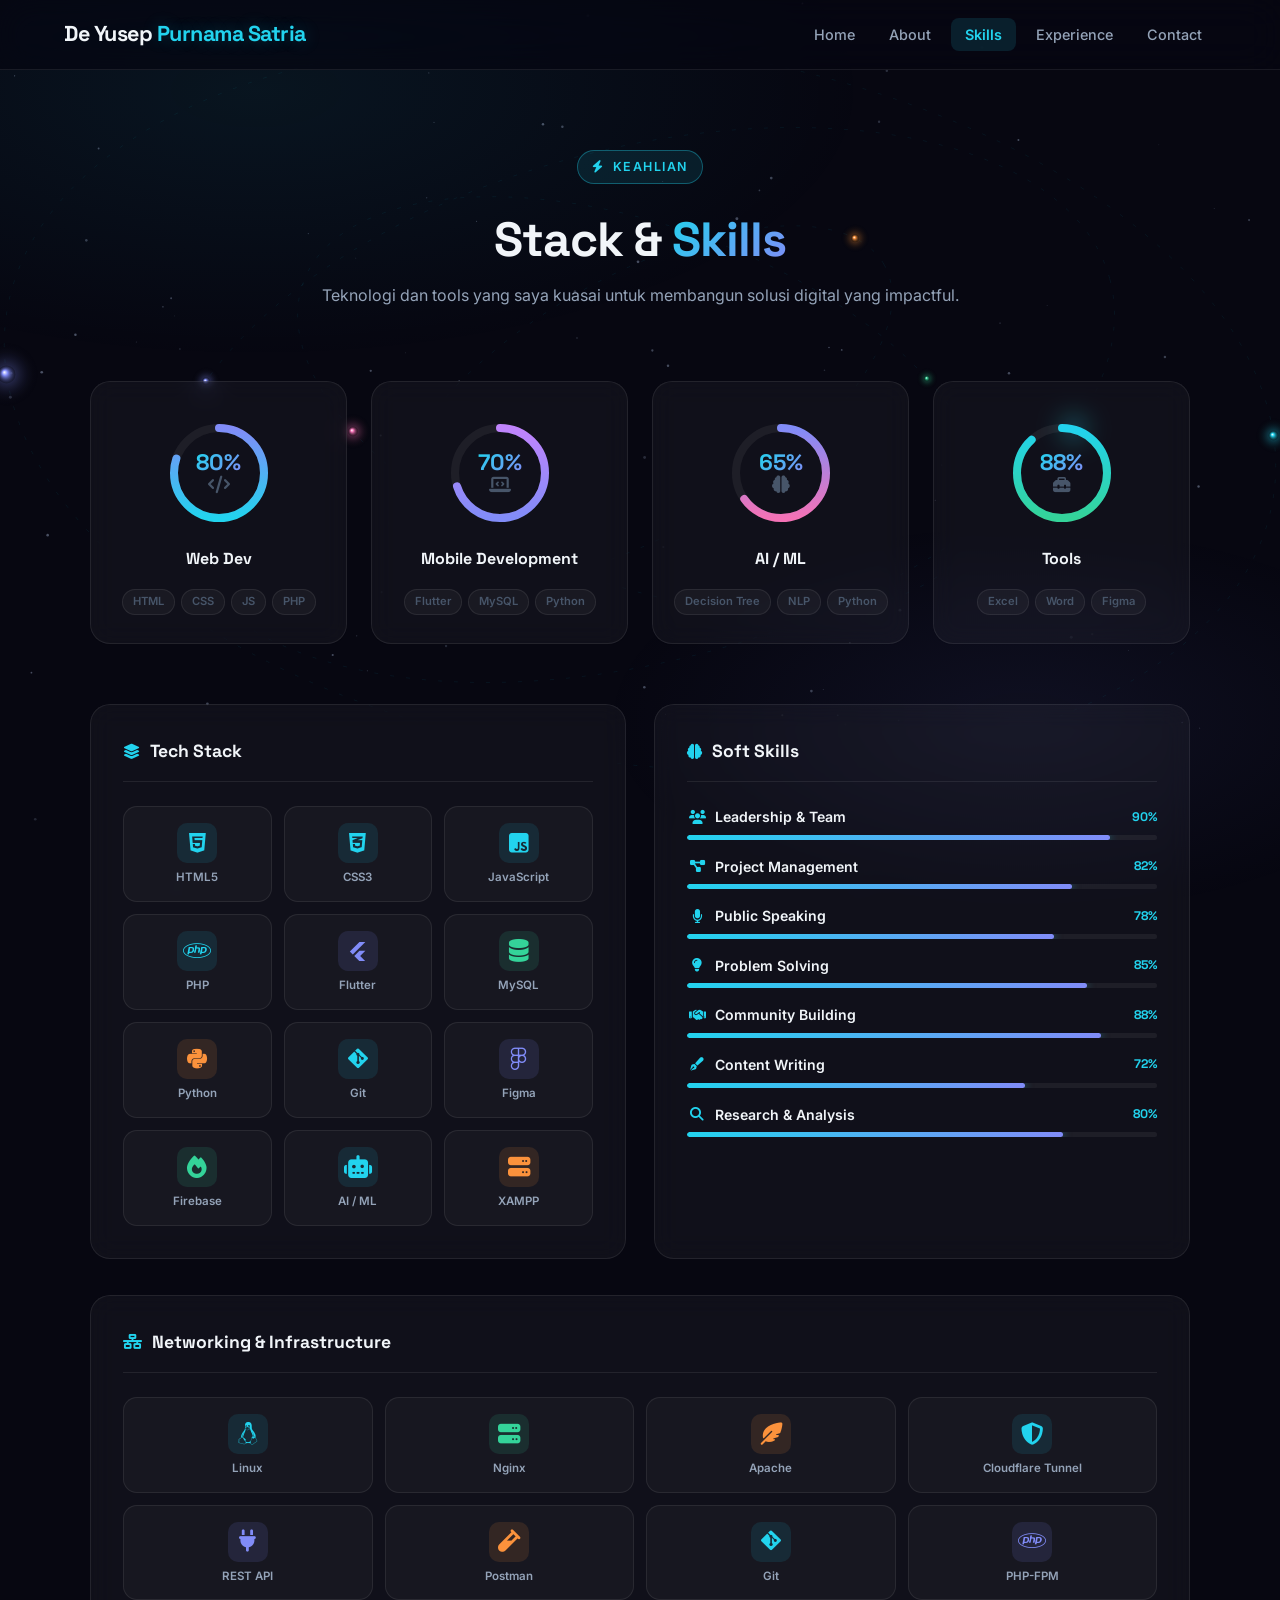
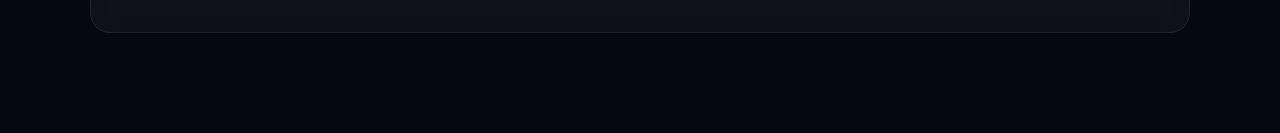
<file: skill.html>
<!DOCTYPE html>
<html lang="id">

<head>
  <meta charset="UTF-8">
  <meta name="viewport" content="width=device-width, initial-scale=1.0">
  <meta name="description" content="Skills De Yusep Purnama Satria — Web Development, Mobile Development, Programming, & AI.">
  <title>Skills | De Yusep Purnama Satria</title>

  <meta name="theme-color" content="#070711">
  <link rel="icon" type="image/svg+xml" href="img/favicon.svg">
  <meta property="og:title" content="Skills | De Yusep Purnama Satria">
  <meta property="og:description" content="Skills De Yusep Purnama Satria — Web Development, Mobile Development, Programming, dan AI.">
  <meta property="og:image" content="img/profile.jpeg">
  <meta property="og:type" content="website">

  <!-- Google tag (gtag.js) -->
  <script async src="https://www.googletagmanager.com/gtag/js?id=G-Z0GK215S7P"></script>
  <script>
    window.dataLayer = window.dataLayer || [];
    function gtag(){dataLayer.push(arguments);}
    gtag('js', new Date());

    gtag('config', 'G-Z0GK215S7P');
  </script>

  <link rel="preconnect" href="https://fonts.googleapis.com">
  <link rel="preconnect" href="https://fonts.gstatic.com" crossorigin>
  <link rel="stylesheet"
    href="https://fonts.googleapis.com/css2?family=Inter:wght@300;400;500;600;700;800;900&family=Space+Grotesk:wght@400;500;600;700&display=swap">
  <link rel="stylesheet" href="https://cdnjs.cloudflare.com/ajax/libs/font-awesome/6.5.1/css/all.min.css">
  <link rel="stylesheet" href="css/style.css">

  <style>
    /* ══ Page Shell ══ */
    .skills-page {
      min-height: calc(100vh - var(--nav-height));
      padding: 80px 24px 100px;
    }

    .skills-hero {
      max-width: 760px;
      margin: 0 auto 72px;
      text-align: center;
    }

    .skills-hero p {
      margin-top: 16px;
      color: var(--text-muted);
      font-size: 1rem;
    }

    /* ══ Radial Skill Circles Row ══ */
    .radial-row {
      max-width: 1100px;
      margin: 0 auto 60px;
      display: grid;
      grid-template-columns: repeat(4, 1fr);
      gap: 24px;
    }

    .radial-card {
      padding: 36px 20px 28px;
      display: flex;
      flex-direction: column;
      align-items: center;
      gap: 18px;
      text-align: center;
      position: relative;
      overflow: hidden;
    }

    .radial-card::before {
      content: '';
      position: absolute;
      inset: 0;
      border-radius: inherit;
      background: linear-gradient(135deg,
          rgba(34, 211, 238, 0.06) 0%,
          rgba(129, 140, 248, 0.04) 100%);
      opacity: 0;
      transition: opacity 0.3s;
    }

    .radial-card:hover::before {
      opacity: 1;
    }

    /* SVG ring */
    .ring-wrap {
      position: relative;
      width: 110px;
      height: 110px;
    }

    .ring-wrap svg {
      width: 110px;
      height: 110px;
      transform: rotate(-90deg);
    }

    .ring-track {
      fill: none;
      stroke: rgba(255, 255, 255, 0.06);
      stroke-width: 8;
    }

    .ring-fill {
      fill: none;
      stroke-width: 8;
      stroke-linecap: round;
      stroke-dasharray: 283;
      /* 2π × 45 */
      stroke-dashoffset: 283;
      transition: stroke-dashoffset 1.4s cubic-bezier(.4, 0, .2, 1);
    }

    .ring-fill.cyan {
      stroke: url(#grad-cyan);
    }

    .ring-fill.indigo {
      stroke: url(#grad-indigo);
    }

    .ring-fill.pink {
      stroke: url(#grad-pink);
    }

    .ring-fill.green {
      stroke: url(#grad-green);
    }

    .ring-center {
      position: absolute;
      inset: 0;
      display: flex;
      flex-direction: column;
      align-items: center;
      justify-content: center;
      gap: 2px;
    }

    .ring-pct {
      font-family: 'Space Grotesk', sans-serif;
      font-size: 1.4rem;
      font-weight: 800;
      background: linear-gradient(135deg, var(--accent), var(--accent-2));
      -webkit-background-clip: text;
      -webkit-text-fill-color: transparent;
      background-clip: text;
      line-height: 1;
    }

    .ring-icon {
      font-size: 1.1rem;
      color: var(--text-dim);
    }

    .radial-label {
      font-family: 'Space Grotesk', sans-serif;
      font-size: 1rem;
      font-weight: 700;
      color: var(--text-primary);
    }

    .radial-subs {
      display: flex;
      flex-wrap: wrap;
      justify-content: center;
      gap: 6px;
    }

    .sub-tag {
      font-size: 0.7rem;
      font-weight: 600;
      color: var(--text-dim);
      background: rgba(255, 255, 255, 0.04);
      border: 1px solid var(--border);
      padding: 3px 10px;
      border-radius: 100px;
    }

    /* ══ Two-column: Tech Stack + Soft Skills ══ */
    .bottom-row {
      max-width: 1100px;
      margin: 0 auto;
      display: grid;
      grid-template-columns: 1fr 1fr;
      gap: 28px;
    }

    .panel {
      padding: 32px;
    }

    .panel-title {
      font-family: 'Space Grotesk', sans-serif;
      font-size: 1.1rem;
      font-weight: 700;
      display: flex;
      align-items: center;
      gap: 10px;
      margin-bottom: 24px;
      padding-bottom: 16px;
      border-bottom: 1px solid var(--border);
    }

    .panel-title i {
      color: var(--accent);
      font-size: 0.95rem;
    }

    /* Tech hex-pill grid */
    .tech-grid {
      display: grid;
      grid-template-columns: repeat(3, 1fr);
      gap: 12px;
    }

    .tech-pill {
      display: flex;
      flex-direction: column;
      align-items: center;
      gap: 8px;
      padding: 16px 8px;
      border-radius: var(--radius-md);
      background: rgba(255, 255, 255, 0.03);
      border: 1px solid var(--border);
      cursor: default;
      transition: all var(--transition);
    }

    .tech-pill:hover {
      border-color: var(--border-accent);
      background: rgba(34, 211, 238, 0.07);
      transform: translateY(-4px);
      box-shadow: 0 8px 24px rgba(34, 211, 238, 0.15);
    }

    .tech-ico {
      width: 40px;
      height: 40px;
      border-radius: 10px;
      display: flex;
      align-items: center;
      justify-content: center;
      font-size: 1.4rem;
      background: rgba(34, 211, 238, 0.1);
      color: var(--accent);
      transition: background var(--transition), transform var(--transition);
    }

    .tech-pill:hover .tech-ico {
      background: rgba(34, 211, 238, 0.2);
      transform: scale(1.1);
    }

    .tech-ico.purple {
      background: rgba(129, 140, 248, 0.12);
      color: #818cf8;
    }

    .tech-ico.pink {
      background: rgba(244, 114, 182, 0.12);
      color: #f472b6;
    }

    .tech-ico.green {
      background: rgba(52, 211, 153, 0.12);
      color: #34d399;
    }

    .tech-ico.orange {
      background: rgba(251, 146, 60, 0.12);
      color: #fb923c;
    }

    .tech-ico.red {
      background: rgba(248, 113, 113, 0.12);
      color: #f87171;
    }

    .tech-name {
      font-size: 0.72rem;
      font-weight: 600;
      color: var(--text-muted);
      text-align: center;
      line-height: 1.2;
    }

    /* Soft skills list */
    .soft-list {
      display: flex;
      flex-direction: column;
      gap: 16px;
    }

    .soft-item {
      display: flex;
      flex-direction: column;
      gap: 6px;
    }

    .soft-meta {
      display: flex;
      justify-content: space-between;
      align-items: center;
    }

    .soft-name {
      font-size: 0.88rem;
      font-weight: 600;
      display: flex;
      align-items: center;
      gap: 8px;
    }

    .soft-name i {
      width: 20px;
      text-align: center;
      color: var(--accent);
      font-size: 0.85rem;
    }

    .soft-pct {
      font-size: 0.78rem;
      font-weight: 700;
      color: var(--accent);
      font-family: 'Space Grotesk', sans-serif;
    }

    .soft-bar {
      height: 5px;
      width: 100%;
      background: rgba(255, 255, 255, 0.06);
      border-radius: 100px;
      overflow: hidden;
    }

    .soft-fill {
      height: 100%;
      background: linear-gradient(90deg, var(--accent), var(--accent-2));
      border-radius: 100px;
      box-shadow: 0 0 8px rgba(34, 211, 238, 0.5);
      width: 0;
      transition: width 1.2s cubic-bezier(.4, 0, .2, 1);
    }

    .infra-tech-grid {
      display: grid;
      grid-template-columns: repeat(4, 1fr);
      gap: 12px;
    }

    /* ══ Responsive ══ */
    @media (max-width: 1000px) {
      .radial-row {
        grid-template-columns: repeat(2, 1fr);
      }
    }

    @media (max-width: 760px) {
      .skills-page {
        padding: 50px 18px 80px;
      }

      .bottom-row {
        grid-template-columns: 1fr;
      }

      .infra-tech-grid {
        grid-template-columns: repeat(2, 1fr);
      }
    }

    @media (max-width: 480px) {
      .radial-row {
        grid-template-columns: repeat(2, 1fr);
        gap: 14px;
      }

      .tech-grid {
        grid-template-columns: repeat(3, 1fr);
      }
    }
  </style>
</head>

<body>

  <!-- SVG gradient defs (hidden) -->
  <svg width="0" height="0" style="position:absolute">
    <defs>
      <linearGradient id="grad-cyan" x1="0%" y1="0%" x2="100%" y2="0%">
        <stop offset="0%" style="stop-color:#22d3ee" />
        <stop offset="100%" style="stop-color:#818cf8" />
      </linearGradient>
      <linearGradient id="grad-indigo" x1="0%" y1="0%" x2="100%" y2="0%">
        <stop offset="0%" style="stop-color:#818cf8" />
        <stop offset="100%" style="stop-color:#c084fc" />
      </linearGradient>
      <linearGradient id="grad-pink" x1="0%" y1="0%" x2="100%" y2="0%">
        <stop offset="0%" style="stop-color:#f472b6" />
        <stop offset="100%" style="stop-color:#818cf8" />
      </linearGradient>
      <linearGradient id="grad-green" x1="0%" y1="0%" x2="100%" y2="0%">
        <stop offset="0%" style="stop-color:#34d399" />
        <stop offset="100%" style="stop-color:#22d3ee" />
      </linearGradient>
    </defs>
  </svg>

  <!-- ════ NAVBAR ════ -->
  <nav id="navbar">
    <div class="nav-container">
      <div class="logo">De Yusep <span>Purnama Satria</span></div>
      <ul class="nav-links">
        <li><a href="index.html">Home</a></li>
        <li><a href="about.html">About</a></li>
        <li><a href="skill.html" class="active">Skills</a></li>
        <li><a href="experience.html">Experience</a></li>
        <li><a href="contact.html">Contact</a></li>
      </ul>
      <div class="hamburger" id="hamburger" aria-label="Menu" role="button" tabindex="0"><span></span><span></span><span></span></div>
    </div>
  </nav>

  <div class="mobile-menu" id="mobile-menu">
    <a href="index.html">Home</a>
    <a href="about.html">About</a>
    <a href="skill.html" class="active">Skills</a>
    <a href="experience.html">Experience</a>
    <a href="contact.html">Contact</a>
  </div>

  <!-- ════ SKILLS PAGE ════ -->
  <div class="skills-page">

    <!-- Hero -->
    <div class="skills-hero reveal">
      <span class="section-badge"><i class="fas fa-bolt"></i> Keahlian</span>
      <h1 class="section-title" style="margin-top:12px;">Stack &amp; <span>Skills</span></h1>
      <p>Teknologi dan tools yang saya kuasai untuk membangun solusi digital yang impactful.</p>
    </div>

    <!-- ── Radial Circles ── -->
    <div class="radial-row">

      <!-- Web Dev -->
      <div class="glass-card radial-card reveal">
        <div class="ring-wrap">
          <svg viewBox="0 0 110 110">
            <circle class="ring-track" cx="55" cy="55" r="45" />
            <circle class="ring-fill cyan" cx="55" cy="55" r="45" data-pct="80" />
          </svg>
          <div class="ring-center">
            <span class="ring-pct" data-final="80">0%</span>
            <i class="ring-icon fas fa-code"></i>
          </div>
        </div>
        <div class="radial-label">Web Dev</div>
        <div class="radial-subs">
          <span class="sub-tag">HTML</span>
          <span class="sub-tag">CSS</span>
          <span class="sub-tag">JS</span>
          <span class="sub-tag">PHP</span>
        </div>
      </div>

      <!-- Programming -->
      <div class="glass-card radial-card reveal delay-1">
        <div class="ring-wrap">
          <svg viewBox="0 0 110 110">
            <circle class="ring-track" cx="55" cy="55" r="45" />
            <circle class="ring-fill indigo" cx="55" cy="55" r="45" data-pct="70" />
          </svg>
          <div class="ring-center">
            <span class="ring-pct" data-final="70">0%</span>
            <i class="ring-icon fas fa-laptop-code"></i>
          </div>
        </div>
        <div class="radial-label">Mobile Development</div>
        <div class="radial-subs">
          <span class="sub-tag">Flutter</span>
          <span class="sub-tag">MySQL</span>
          <span class="sub-tag">Python</span>
        </div>
      </div>

      <!-- AI / ML -->
      <div class="glass-card radial-card reveal delay-2">
        <div class="ring-wrap">
          <svg viewBox="0 0 110 110">
            <circle class="ring-track" cx="55" cy="55" r="45" />
            <circle class="ring-fill pink" cx="55" cy="55" r="45" data-pct="65" />
          </svg>
          <div class="ring-center">
            <span class="ring-pct" data-final="65">0%</span>
            <i class="ring-icon fas fa-brain"></i>
          </div>
        </div>
        <div class="radial-label">AI / ML</div>
        <div class="radial-subs">
          <span class="sub-tag">Decision Tree</span>
          <span class="sub-tag">NLP</span>
          <span class="sub-tag">Python</span>
        </div>
      </div>

      <!-- Tools -->
      <div class="glass-card radial-card reveal delay-3">
        <div class="ring-wrap">
          <svg viewBox="0 0 110 110">
            <circle class="ring-track" cx="55" cy="55" r="45" />
            <circle class="ring-fill green" cx="55" cy="55" r="45" data-pct="88" />
          </svg>
          <div class="ring-center">
            <span class="ring-pct" data-final="88">0%</span>
            <i class="ring-icon fas fa-toolbox"></i>
          </div>
        </div>
        <div class="radial-label">Tools</div>
        <div class="radial-subs">
          <span class="sub-tag">Excel</span>
          <span class="sub-tag">Word</span>
          <span class="sub-tag">Figma</span>
        </div>
      </div>

    </div><!-- /radial-row -->

    <!-- ── Bottom 2 columns ── -->
    <div class="bottom-row">

      <!-- Tech Stack Hex Grid -->
      <div class="glass-card panel reveal">
        <div class="panel-title">
          <i class="fas fa-layer-group"></i> Tech Stack
        </div>
        <div class="tech-grid">
          <div class="tech-pill">
            <div class="tech-ico"><i class="fab fa-html5"></i></div>
            <div class="tech-name">HTML5</div>
          </div>
          <div class="tech-pill">
            <div class="tech-ico"><i class="fab fa-css3-alt"></i></div>
            <div class="tech-name">CSS3</div>
          </div>
          <div class="tech-pill">
            <div class="tech-ico"><i class="fab fa-js-square"></i></div>
            <div class="tech-name">JavaScript</div>
          </div>
          <div class="tech-pill">
            <div class="tech-ico"><i class="fab fa-php"></i></div>
            <div class="tech-name">PHP</div>
          </div>
          <div class="tech-pill">
            <div class="tech-ico purple">
              <svg viewBox="0 0 24 24" fill="currentColor" width="1.2rem" height="1.2rem">
                <path
                  d="M14.314 0L2.3 12 6 15.7 21.684.013h-7.357zm.014 11.072L7.857 17.53l6.47 6.47H21.7l-6.46-6.468 6.46-6.46h-7.37z" />
              </svg>
            </div>
            <div class="tech-name">Flutter</div>
          </div>
          <div class="tech-pill">
            <div class="tech-ico green"><i class="fas fa-database"></i></div>
            <div class="tech-name">MySQL</div>
          </div>
          <div class="tech-pill">
            <div class="tech-ico orange"><i class="fab fa-python"></i></div>
            <div class="tech-name">Python</div>
          </div>
          <div class="tech-pill">
            <div class="tech-ico"><i class="fab fa-git-alt"></i></div>
            <div class="tech-name">Git</div>
          </div>
          <div class="tech-pill">
            <div class="tech-ico purple"><i class="fab fa-figma"></i></div>
            <div class="tech-name">Figma</div>
          </div>
          <div class="tech-pill">
            <div class="tech-ico green"><i class="fas fa-fire"></i></div>
            <div class="tech-name">Firebase</div>
          </div>
          <div class="tech-pill">
            <div class="tech-ico"><i class="fas fa-robot"></i></div>
            <div class="tech-name">AI / ML</div>
          </div>
          <div class="tech-pill">
            <div class="tech-ico orange"><i class="fas fa-server"></i></div>
            <div class="tech-name">XAMPP</div>
          </div>
        </div>
      </div>

      <!-- Soft Skills Bars -->
      <div class="glass-card panel reveal delay-2">
        <div class="panel-title">
          <i class="fas fa-brain"></i> Soft Skills
        </div>
        <div class="soft-list">
          <div class="soft-item">
            <div class="soft-meta">
              <span class="soft-name"><i class="fas fa-users"></i> Leadership &amp; Team</span>
              <span class="soft-pct">90%</span>
            </div>
            <div class="soft-bar">
              <div class="soft-fill" data-width="90"></div>
            </div>
          </div>
          <div class="soft-item">
            <div class="soft-meta">
              <span class="soft-name"><i class="fas fa-project-diagram"></i> Project Management</span>
              <span class="soft-pct">82%</span>
            </div>
            <div class="soft-bar">
              <div class="soft-fill" data-width="82"></div>
            </div>
          </div>
          <div class="soft-item">
            <div class="soft-meta">
              <span class="soft-name"><i class="fas fa-microphone"></i> Public Speaking</span>
              <span class="soft-pct">78%</span>
            </div>
            <div class="soft-bar">
              <div class="soft-fill" data-width="78"></div>
            </div>
          </div>
          <div class="soft-item">
            <div class="soft-meta">
              <span class="soft-name"><i class="fas fa-lightbulb"></i> Problem Solving</span>
              <span class="soft-pct">85%</span>
            </div>
            <div class="soft-bar">
              <div class="soft-fill" data-width="85"></div>
            </div>
          </div>
          <div class="soft-item">
            <div class="soft-meta">
              <span class="soft-name"><i class="fas fa-handshake"></i> Community Building</span>
              <span class="soft-pct">88%</span>
            </div>
            <div class="soft-bar">
              <div class="soft-fill" data-width="88"></div>
            </div>
          </div>
          <div class="soft-item">
            <div class="soft-meta">
              <span class="soft-name"><i class="fas fa-pen-fancy"></i> Content Writing</span>
              <span class="soft-pct">72%</span>
            </div>
            <div class="soft-bar">
              <div class="soft-fill" data-width="72"></div>
            </div>
          </div>
          <div class="soft-item">
            <div class="soft-meta">
              <span class="soft-name"><i class="fas fa-search"></i> Research &amp; Analysis</span>
              <span class="soft-pct">80%</span>
            </div>
            <div class="soft-bar">
              <div class="soft-fill" data-width="80"></div>
            </div>
          </div>
        </div>
      </div>

      <!-- Networking & Infrastructure Panel -->
      <div class="glass-card panel reveal delay-3" style="grid-column: 1 / -1; margin-top: 8px;">
        <div class="panel-title">
          <i class="fas fa-network-wired"></i> Networking &amp; Infrastructure
        </div>
        <div class="infra-tech-grid">
          <div class="tech-pill">
            <div class="tech-ico"><i class="fab fa-linux"></i></div>
            <div class="tech-name">Linux</div>
          </div>
          <div class="tech-pill">
            <div class="tech-ico green"><i class="fas fa-server"></i></div>
            <div class="tech-name">Nginx</div>
          </div>
          <div class="tech-pill">
            <div class="tech-ico orange"><i class="fas fa-feather-alt"></i></div>
            <div class="tech-name">Apache</div>
          </div>
          <div class="tech-pill">
            <div class="tech-ico"><i class="fas fa-shield-alt"></i></div>
            <div class="tech-name">Cloudflare Tunnel</div>
          </div>
          <div class="tech-pill">
            <div class="tech-ico purple"><i class="fas fa-plug"></i></div>
            <div class="tech-name">REST API</div>
          </div>
          <div class="tech-pill">
            <div class="tech-ico orange"><i class="fas fa-vial"></i></div>
            <div class="tech-name">Postman</div>
          </div>
          <div class="tech-pill">
            <div class="tech-ico"><i class="fab fa-git-alt"></i></div>
            <div class="tech-name">Git</div>
          </div>
          <div class="tech-pill">
            <div class="tech-ico purple"><i class="fab fa-php"></i></div>
            <div class="tech-name">PHP-FPM</div>
          </div>
        </div>
      </div>

    </div><!-- /bottom-row -->

  </div><!-- /skills-page -->

  <script src="js/main.js"></script>
  <script>
    // ── Animate radial rings on scroll ──
    const r = 45;
    const C = 2 * Math.PI * r; // circumference ≈ 283

    const rings = document.querySelectorAll('.ring-fill');
    const counters = document.querySelectorAll('.ring-pct[data-final]');

    const ringObs = new IntersectionObserver((entries) => {
      entries.forEach(entry => {
        if (!entry.isIntersecting) return;

        const ring = entry.target;
        const pct = parseInt(ring.dataset.pct, 10);
        const offset = C - (C * pct / 100);

        setTimeout(() => {
          ring.style.strokeDashoffset = offset;
        }, 200);

        ringObs.unobserve(ring);
      });
    }, { threshold: 0.4 });

    rings.forEach(r => ringObs.observe(r));

    // ── Counter numbers ──
    const numObs = new IntersectionObserver((entries) => {
      entries.forEach(entry => {
        if (!entry.isIntersecting) return;
        const el = entry.target;
        const end = parseInt(el.dataset.final, 10);
        let cur = 0;
        const step = Math.ceil(end / 50);
        const t = setInterval(() => {
          cur = Math.min(cur + step, end);
          el.textContent = cur + '%';
          if (cur >= end) clearInterval(t);
        }, 25);
        numObs.unobserve(el);
      });
    }, { threshold: 0.4 });

    counters.forEach(c => numObs.observe(c));

    // ── Soft skill bars ──
    const fills = document.querySelectorAll('.soft-fill');
    const fillObs = new IntersectionObserver((entries) => {
      entries.forEach(entry => {
        if (!entry.isIntersecting) return;
        const el = entry.target;
        setTimeout(() => { el.style.width = el.dataset.width + '%'; }, 150);
        fillObs.unobserve(el);
      });
    }, { threshold: 0.3 });

    fills.forEach(f => fillObs.observe(f));
  </script>
</body>

</html>
</file>
<file: css/style.css>
/* ===================================================
   PORTFOLIO DE YUSEP PURNAMA SATRIA
   Modern Dark Design System - Global Stylesheet
   =================================================== */

@import url('https://fonts.googleapis.com/css2?family=Inter:wght@300;400;500;600;700;800;900&family=Space+Grotesk:wght@400;500;600;700&display=swap');

/* ── Design Tokens ── */
:root {
  --bg-primary:    #070711;
  --bg-secondary:  #0f0f1a;
  --bg-card:       rgba(255, 255, 255, 0.04);
  --bg-card-hover: rgba(255, 255, 255, 0.08);

  --accent:        #22d3ee;    /* cyan */
  --accent-2:      #818cf8;    /* indigo */
  --accent-glow:   rgba(34, 211, 238, 0.25);

  --text-primary:  #f1f5f9;
  --text-muted:    #94a3b8;
  --text-dim:      #475569;

  --border:        rgba(255, 255, 255, 0.08);
  --border-accent: rgba(34, 211, 238, 0.35);

  --nav-height:    70px;
  --radius-sm:     8px;
  --radius-md:     14px;
  --radius-lg:     20px;

  --transition:    0.3s cubic-bezier(0.4, 0, 0.2, 1);
  --transition-fast: 0.15s ease;
}

/* ── Reset ── */
*, *::before, *::after {
  margin: 0;
  padding: 0;
  box-sizing: border-box;
}

html {
  scroll-behavior: smooth;
}

body {
  font-family: 'Inter', sans-serif;
  background-color: var(--bg-primary);
  color: var(--text-primary);
  min-height: 100vh;
  overflow-x: hidden;
  line-height: 1.6;
  -webkit-font-smoothing: antialiased;
}

/* ── Orbit canvas sits behind everything ── */
#orbit-canvas {
  position: fixed;
  inset: 0;
  width: 100%;
  height: 100%;
  pointer-events: none;
  z-index: 0;
}

/* ── Mesh / Gradient Background ── */
body::before {
  content: '';
  position: fixed;
  inset: 0;
  background:
    radial-gradient(ellipse 80% 50% at 20% 10%, rgba(34, 211, 238, 0.07) 0%, transparent 60%),
    radial-gradient(ellipse 60% 40% at 80% 80%, rgba(129, 140, 248, 0.07) 0%, transparent 55%);
  pointer-events: none;
  z-index: 0;
}

body > * { position: relative; z-index: 1; }

/* ── spin keyframe (reused in hero avatar) ── */
@keyframes spin {
  to { transform: rotate(360deg); }
}

/* ── Scrollbar ── */
::-webkit-scrollbar { width: 6px; }
::-webkit-scrollbar-track { background: var(--bg-primary); }
::-webkit-scrollbar-thumb {
  background: var(--accent);
  border-radius: 10px;
}

/* ══════════════════════════════════════
   NAVBAR
══════════════════════════════════════ */
nav {
  position: sticky;
  top: 0;
  z-index: 1000;
  width: 100%;
  height: var(--nav-height);
  background: rgba(7, 7, 17, 0.7);
  backdrop-filter: blur(18px) saturate(1.5);
  -webkit-backdrop-filter: blur(18px) saturate(1.5);
  border-bottom: 1px solid var(--border);
  transition: background var(--transition), box-shadow var(--transition);
}

nav.scrolled {
  background: rgba(7, 7, 17, 0.92);
  box-shadow: 0 4px 30px rgba(0, 0, 0, 0.5);
}

.nav-container {
  max-width: 1200px;
  margin: 0 auto;
  height: 100%;
  display: flex;
  align-items: center;
  justify-content: space-between;
  padding: 0 24px;
}

/* Logo */
.logo {
  font-family: 'Space Grotesk', sans-serif;
  font-size: 1.35rem;
  font-weight: 700;
  color: var(--text-primary);
  letter-spacing: -0.5px;
  user-select: none;
}

.logo span {
  color: var(--accent);
  text-shadow: 0 0 16px var(--accent-glow);
}

/* Desktop links */
.nav-links {
  display: flex;
  align-items: center;
  gap: 6px;
  list-style: none;
}

.nav-links a {
  font-size: 0.9rem;
  font-weight: 500;
  color: var(--text-muted);
  text-decoration: none;
  padding: 8px 14px;
  border-radius: var(--radius-sm);
  transition: color var(--transition-fast), background var(--transition-fast);
}

.nav-links a:hover {
  color: var(--accent);
  background: rgba(34, 211, 238, 0.08);
}

.nav-links a.active {
  color: var(--accent);
  background: rgba(34, 211, 238, 0.12);
  font-weight: 600;
}

/* Hamburger */
.hamburger {
  display: none;
  flex-direction: column;
  gap: 5px;
  cursor: pointer;
  padding: 6px;
  border-radius: var(--radius-sm);
  transition: background var(--transition-fast);
}

.hamburger:hover { background: var(--bg-card); }

.hamburger span {
  display: block;
  width: 24px;
  height: 2px;
  background: var(--text-primary);
  border-radius: 4px;
  transition: var(--transition);
  transform-origin: center;
}

.hamburger.open span:nth-child(1) { transform: translateY(7px) rotate(45deg); }
.hamburger.open span:nth-child(2) { opacity: 0; transform: scaleX(0); }
.hamburger.open span:nth-child(3) { transform: translateY(-7px) rotate(-45deg); }

/* Mobile drawer */
.mobile-menu {
  display: none;
  position: fixed;
  inset: 0;
  background: rgba(7, 7, 17, 0.97);
  backdrop-filter: blur(20px);
  z-index: 999;
  flex-direction: column;
  align-items: center;
  justify-content: center;
  gap: 8px;
  opacity: 0;
  visibility: hidden;
  transition: opacity var(--transition), visibility var(--transition);
}

.mobile-menu.open {
  opacity: 1;
  visibility: visible;
}

.mobile-menu a {
  font-family: 'Space Grotesk', sans-serif;
  font-size: 1.8rem;
  font-weight: 700;
  color: var(--text-muted);
  text-decoration: none;
  padding: 12px 32px;
  border-radius: var(--radius-md);
  transition: color var(--transition), background var(--transition);
  letter-spacing: -0.5px;
}

.mobile-menu a:hover,
.mobile-menu a.active {
  color: var(--accent);
  background: rgba(34, 211, 238, 0.08);
}

/* ══════════════════════════════════════
   UTILITY CLASSES
══════════════════════════════════════ */
.container {
  max-width: 1200px;
  margin: 0 auto;
  padding: 0 24px;
}

.section-badge {
  display: inline-flex;
  align-items: center;
  gap: 8px;
  background: rgba(34, 211, 238, 0.1);
  border: 1px solid var(--border-accent);
  color: var(--accent);
  font-size: 0.78rem;
  font-weight: 600;
  letter-spacing: 1.5px;
  text-transform: uppercase;
  padding: 6px 14px;
  border-radius: 100px;
  margin-bottom: 16px;
}

.section-title {
  font-family: 'Space Grotesk', sans-serif;
  font-size: clamp(2rem, 5vw, 3rem);
  font-weight: 700;
  letter-spacing: -1px;
  line-height: 1.15;
  color: var(--text-primary);
}

.section-title span {
  background: linear-gradient(135deg, var(--accent), var(--accent-2));
  -webkit-background-clip: text;
  -webkit-text-fill-color: transparent;
  background-clip: text;
}

.glass-card {
  background: var(--bg-card);
  border: 1px solid var(--border);
  border-radius: var(--radius-lg);
  backdrop-filter: blur(12px);
  transition: background var(--transition), border-color var(--transition), transform var(--transition), box-shadow var(--transition);
}

.glass-card:hover {
  background: var(--bg-card-hover);
  border-color: var(--border-accent);
  transform: translateY(-5px);
  box-shadow: 0 20px 40px rgba(0, 0, 0, 0.4), 0 0 30px var(--accent-glow);
}

/* ── Buttons ── */
.btn-primary {
  display: inline-flex;
  align-items: center;
  gap: 8px;
  padding: 12px 28px;
  background: linear-gradient(135deg, var(--accent), var(--accent-2));
  color: #070711;
  font-size: 0.9rem;
  font-weight: 700;
  border: none;
  border-radius: var(--radius-sm);
  text-decoration: none;
  cursor: pointer;
  transition: opacity var(--transition), transform var(--transition), box-shadow var(--transition);
}

.btn-primary:hover {
  opacity: 0.9;
  transform: translateY(-2px);
  box-shadow: 0 8px 20px var(--accent-glow);
}

.btn-outline {
  display: inline-flex;
  align-items: center;
  gap: 8px;
  padding: 11px 28px;
  background: transparent;
  color: var(--accent);
  font-size: 0.9rem;
  font-weight: 600;
  border: 1.5px solid var(--border-accent);
  border-radius: var(--radius-sm);
  text-decoration: none;
  cursor: pointer;
  transition: background var(--transition), color var(--transition), box-shadow var(--transition), transform var(--transition);
}

.btn-outline:hover {
  background: rgba(34, 211, 238, 0.1);
  box-shadow: 0 0 20px var(--accent-glow);
  transform: translateY(-2px);
}

/* ── Fade-in animations ── */
@keyframes fadeUp {
  from { opacity: 0; transform: translateY(30px); }
  to   { opacity: 1; transform: translateY(0); }
}

@keyframes fadeIn {
  from { opacity: 0; }
  to   { opacity: 1; }
}

@keyframes scaleIn {
  from { opacity: 0; transform: translateY(16px); }
  to   { opacity: 1; transform: translateY(0); }
}

@keyframes pulse-ring {
  0%   { transform: scale(1);    opacity: 0.6; }
  100% { transform: scale(1.6);  opacity: 0; }
}

@keyframes float {
  0%, 100% { transform: translateY(0); }
  50%       { transform: translateY(-12px); }
}

.animate-fade-up   { animation: fadeUp 0.7s ease forwards; }
.animate-fade-in   { animation: fadeIn 0.6s ease forwards; }
.animate-scale-in  { animation: scaleIn 0.6s ease forwards; }

.delay-1 { animation-delay: 0.1s; }
.delay-2 { animation-delay: 0.2s; }
.delay-3 { animation-delay: 0.3s; }
.delay-4 { animation-delay: 0.4s; }
.delay-5 { animation-delay: 0.5s; }
.delay-6 { animation-delay: 0.6s; }

/* Hidden before animation triggers */
.reveal {
  opacity: 0;
  transform: translateY(28px);
  transition: opacity 0.7s ease, transform 0.7s ease;
}

.reveal.visible {
  opacity: 1;
  transform: translateY(0);
}

/* ══════════════════════════════════════
   RESPONSIVE
══════════════════════════════════════ */
@media (max-width: 768px) {
  .nav-links { display: none; }
  .hamburger { display: flex; }
  .mobile-menu { display: flex; }
  .nav-container { padding: 0 18px; }
}
</file>
